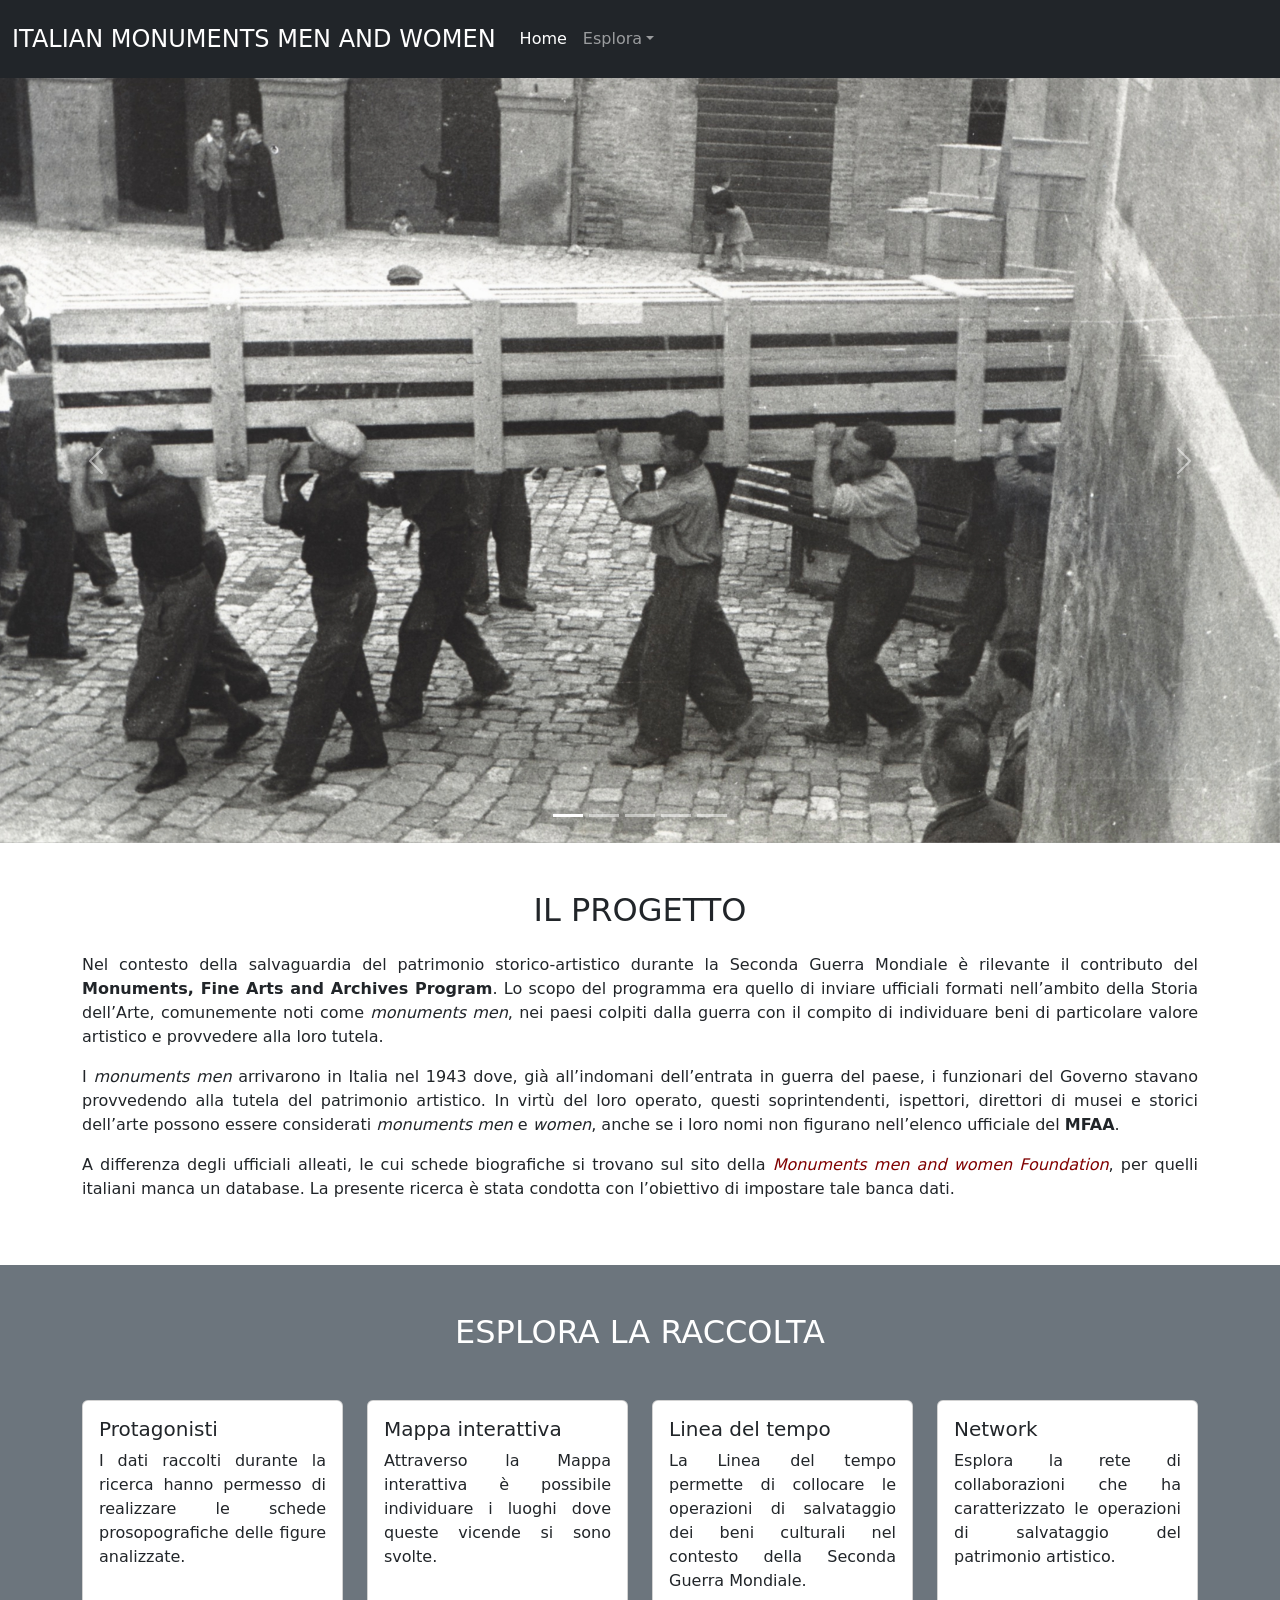
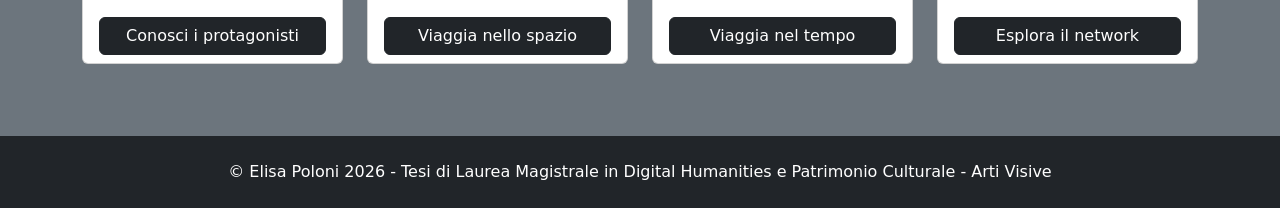
<file: index.html>
<!DOCTYPE html> <!--stringa di codice che dà una serie di informazioni utili al browser per aprire la pagina: dichiara il tipo di documento -->
<html lang = "it"> <!-- attributo lang per specificare la lingua della pagina -->
<head> <!-- contiene tutte le istruzioni necessarie al browser e ai motori di ricerca per capire cos'è la pagina e come deve apparire-->
	<title>Italian Monuments Men and Women</title>
	<meta charset="UTF-8" /> <!-- l'attributo charset specifica la codifica dei caratteri per il documento HTML -->
	<meta name="viewport" content="width=device-width, initial-scale=1.0" /> 
	<!-- tag Viewport: influisce sul modo in cui i contenuti vengono visualizzati sui dispositivi mobili. 
	Con width=device-width ci si assicura che la pagina venga ridimensionata per corrispondere alla larghezza dello schermo, che varierà anche a seconda del dispositivo dell'utente. 
	initial-scale=1.0 imposta il livello di zoom iniziale quando la pagina viene caricata per la prima volta dal browser -->
	<!--metadati DC-->
	<link rel="schema.DC" href="http://purl.org/dc/elements/1.1/"> <!-- dichiaro che sto usando i metadati Dublin Core: standard internazionale per la descrizione di risorse digitali e non digitali-->
	<META NAME="DC.Title" CONTENT="Italian Monuments Men and Women">
	<META NAME="DC.Creator" CONTENT="Poloni, Elisa">
	<META NAME="DC.Subject" CONTENT="Salvataggio">
	<META NAME="DC.Subject" CONTENT="http://purl.org/bncf/tid/8167"> <!--Beni culturali nel Nuovo Soggettario BNC-->
	<META NAME="DC.Subject" CONTENT="http://purl.org/bncf/tid/16826"> <!--Seconda Guerra Mondiale nel Nuovo Soggettario BNC-->
	<META NAME="DC.Description" CONTENT="Progetto realizzato per la tesi di laurea magistrale">
	<META NAME="DC.Publisher" CONTENT="GitHub">
	<META NAME="DC.Date" CONTENT="2026-10-12">
	<META NAME="DC.Type" CONTENT="Web App">
	<META NAME="DC.Format" CONTENT="HTML/CSS/JS">
	<META NAME="DC.Identifier" CONTENT="#">
	<META NAME="DC.Source" CONTENT="https://www.monumentsmenandwomenfnd.org/">
	<META NAME="DC.Language" CONTENT="Italiano">
	<META NAME="DC.Relation" CONTENT="https://www.monumentsmenandwomenfnd.org/">
	<META NAME="DC.Coverage" CONTENT="http://vocab.getty.edu/page/tgn/7004847"> <!--Bologna nel Getty Thesaurus of Geographic Names-->
	<META NAME="DC.Rights" content="This work is licensed under CC BY-NC-ND 4.0"> <!--BY: Credit must be given to you, the creator; NC: Only noncommercial use of your work is permitted. Noncommercial means not primarily intended for or directed towards commercial advantage or monetary compensation; ND: No derivatives or adaptations of your work are permitted.-->
	<!-- bootstrap css 5.3, è il framework che regola il layout della pagina, la disposizione dei contenuti, lo stile dei componenti e la responsività della pagina, cioè la capacità di adattarsi a diversi dispositivi e dimensioni dello schermo -->
	<link href="https://cdn.jsdelivr.net/npm/bootstrap@5.3.3/dist/css/bootstrap.min.css" rel="stylesheet" integrity="sha384-QWTKZyjpPEjISv5WaRU9OFeRpok6YctnYmDr5pNlyT2bRjXh0JMhjY6hW+ALEwIH" crossorigin="anonymous">	
	<!--css: file esterno che contiene le regole di stile per la pagina web, come colori, font, layout e altri aspetti visivi --> 
	<link rel=stylesheet href=style/style.css>
	<!--favicon: icona che appare nella barra del browser -->
	<link rel="shortcut icon" href="img/favicon.ico">
	<!--icone bootstrap: libreria di icone vettoriali che possono essere utilizzate nelle pagine web per migliorare l'aspetto visivo e l'usabilità -->
	<link rel="stylesheet" href="https://cdn.jsdelivr.net/npm/bootstrap-icons@1.11.3/font/bootstrap-icons.min.css">
</head>
<body>
	<header id="navbar-placeholder"> <!-- header = parte introduttiva della pagina che contiene titolo e barra di navigazione del sito-->
		<!-- la barra di navigazione è nella cartella components e viene richiamata con javascript perchè si ripete in tutte le pagine -->		
	</header>
	<main> <!-- main = contenuto principale della pagina, suddiviso per blocchi chiamati section -->
		<section> <!-- carosello -->
			<!-- carosello-img = id del carosello, carousel = classe di bootstrap che indica che si tratta di un carosello, 
			 slide = effetto di scorrimento delle immagini, data-bs-ride = indica che il carosello deve partire automaticamente -->			
			<div id="carosello-home" class="carousel slide" data-bs-ride="carousel">
			<!-- carousel-indicators = classe di bootstrap che indica che si tratta di indicatori del carosello, 
			 data-bs-target = indica a quale carosello si riferiscono gli indicatori, 
			 data-bs-slide-to = indica a quale immagine del carosello si riferisce l'indicatore, 
			 class="active" = indica che l'indicatore è attivo -->
			<div class="carousel-indicators">
				<button type="button" data-bs-target="#carosello-home" data-bs-slide-to="0" class="active"></button>
				<button type="button" data-bs-target="#carosello-home" data-bs-slide-to="1"></button>
				<button type="button" data-bs-target="#carosello-home" data-bs-slide-to="2"></button>
				<button type="button" data-bs-target="#carosello-home" data-bs-slide-to="3"></button>
				<button type="button" data-bs-target="#carosello-home" data-bs-slide-to="4"></button>
			</div>
			<!-- carousel-inner = classe di bootstrap che indica che si tratta del contenitore delle immagini del carosello, 
			 carousel-item = classe di bootstrap che indica che si tratta di un'immagine del carosello, 
			 active = indica che l'immagine è attiva, cioè visibile 
			 d-block = classe di bootstrap che indica che l'immagine deve essere visualizzata come blocco,
			 w-100 = classe di bootstrap che indica che l'immagine deve occupare il 100% della larghezza del contenitore,
			 img-carousel = classe personalizzata che indica il nome che ho dato alle immagini del carosello, 
			 alt = testo alternativo che descrive l'immagine -->
			<div class="carousel-inner">
				<div class="carousel-item active">
				<img src="img/trasporto.jpg" class="d-block w-100 img-carousel" alt="Trasporto delle opere d'arte dal Palazzo Ducale di Urbino">
				</div>
				<div class="carousel-item">
				<img src="img/camion2.jpg" class="d-block w-100 img-carousel" alt="Trasporto delle opere d'arte dal Museo Archeologico Regionale Antonio Salinas di Palermo">
				</div>
				<div class="carousel-item">
				<img src="img/soldati.jpg" class="d-block w-100 img-carousel" alt="Soldati statunitensi recuperano il Polittico dell'Agnello Mistico">
				</div>
				<div class="carousel-item">
				<img src="img/soldati2.jpg" class="d-block w-100 img-carousel" alt="Soldati statunitensi con il Giardino d'inverno di Manet">
				</div>
				<div class="carousel-item">
				<img src="img/soldati3.jpg" class="d-block w-100 img-carousel" alt="Soldati statunitensi con la Dama con Ermellino di Leonardo da Vinci">
				</div>
			</div>
			<!-- frecce dx sx -->
			<!-- carousel-control-prev = classe di bootstrap che indica che si tratta della freccia per andare all'immagine precedente,
			carousel-control-next = classe di bootstrap che indica che si tratta della freccia per andare all'immagine successiva,
			data-bs-target = indica a quale carosello si riferiscono le frecce,
			data-bs-slide = indica la direzione dello scorrimento -->
			<button class="carousel-control-prev" type="button" data-bs-target="#carosello-home" data-bs-slide="prev">
				<span class="carousel-control-prev-icon"></span>
			</button>
			<button class="carousel-control-next" type="button" data-bs-target="#carosello-home" data-bs-slide="next">
				<span class="carousel-control-next-icon"></span>
			</button>
			</div>
		</section>
		<!--progetto-->
		<section class="py-5"> <!-- py-5 = padding verticale di 5 unità, significa che ci sarà uno spazio verticale tra il contenuto della sezione e il bordo superiore e inferiore della sezione -->
			<div class="container"> <!-- container = classe di bootstrap che indica che si tratta di un contenitore con larghezza massima e margini automatici -->
					<h2 class="mb-4 text-center">IL PROGETTO</h2> <!-- h2 = titolo della sezione, mb-4 = margine inferiore di 4 unità, text-center = testo centrato -->
						<!-- p= paragrafo, style = attributo che permette di applicare uno stile direttamente all'elemento, text-align = proprietà CSS che permette di allineare il testo -->
						<p style="text-align:justify">Nel contesto della salvaguardia del patrimonio storico-artistico durante la Seconda Guerra 
						Mondiale è rilevante il contributo del <b>Monuments, Fine Arts and Archives Program</b>. Lo scopo 
						del programma era quello di inviare ufficiali formati nell’ambito della Storia dell’Arte, 
						comunemente noti come <em>monuments men</em>, nei paesi colpiti dalla guerra con il compito di individuare beni di particolare valore artistico e provvedere alla loro tutela.</p>
						<p style="text-align:justify">I <em>monuments men</em> arrivarono in Italia nel 1943 dove, già all’indomani dell’entrata in guerra 
						del paese, i funzionari del Governo stavano provvedendo alla tutela del patrimonio artistico. In 
						virtù del loro operato, questi soprintendenti, ispettori, direttori di musei e storici dell’arte 
						possono essere considerati <em>monuments men</em> e <em>women</em>, anche se i loro nomi non figurano 
						nell’elenco ufficiale del <b>MFAA</b>.</p>
						<!-- em = corsivo, b = grassetto-->
						<p style="text-align:justify">A differenza degli ufficiali alleati, le cui schede biografiche si trovano sul sito della 
						<em><a class="link" href="https://www.monumentsmenandwomenfnd.org/" target="_blank">Monuments men and women Foundation</a></em>, per quelli italiani manca un database. La presente ricerca è stata condotta con l’obiettivo di impostare tale banca dati.</p>
			</div>
		</section>
		<!--esplora la raccolta-->
		<!-- bg-secondary = classe bootstrap che indica il colore di sfondo della sezione, text-white = classe bootstrap che indica il colore del testo della sezione, py-5 = padding verticale di 5 unità -->
		<section class="bg-secondary text-white py-5">
			<div class="container">
				<h2 class="mb-5 text-center">ESPLORA LA RACCOLTA</h2>
					<!-- row = classe di bootstrap che indica che si tratta di una riga, g-4 = gap di 4 unità tra gli elementi della riga -->
					<div class="row g-4"> 
						<!-- col-12 = larghezza completa su dispositivi mobili, 
						col-sm-6 = larghezza su dispositivi small (metà), 
						col-lg-3 = larghezza su dispositivi large (un quarto), 
						mb-4 = margine inferiore di 4 unità -->
						<div class="col-12 col-sm-6 col-lg-3 mb-4">
							<!-- card = classe di bootstrap che indica che si tratta di una scheda, 
							 card-home = classe personalizzata che indica il nome che ho dato alle schede della sezione esplora la raccolta, 
							 h-100 = altezza al 100% del contenitore --> 
							<div class="card card-home h-100">
								<!-- card-body = classe di bootstrap che indica che si tratta del corpo della scheda, 
									 card-title = classe di bootstrap che indica che si tratta del titolo della scheda, 
									 card-text = classe di bootstrap che indica che si tratta del testo della scheda -->
								<div class="card-body">
									<h5 class="card-title">Protagonisti</h5>
									<p class="card-text" style="text-align:justify">I dati raccolti durante la ricerca hanno permesso di realizzare le schede prosopografiche delle figure analizzate.</p>
								</div>
								<!-- card-footer = classe di bootstrap che indica che si tratta del footer della scheda, 
									 bg-transparent = sfondo trasparente, 
									 border-0 = nessun bordo, 
									 text-center = testo centrato -->
								<div class="card-footer bg-transparent border-0 text-center">
									<!--btn = classe di bootstrap che indica che si tratta di un bottone, 
									 btn-dark = classe di bootstrap che indica il colore del bottone, 
									 text-white = classe di bootstrap che indica il colore del testo del bottone, 
									 w-100 = classe di bootstrap che indica la larghezza del bottone al 100% -->
									<a href="protagonisti.html" class="btn btn-dark text-white w-100">Conosci i protagonisti</a>
								</div>
							</div>
						</div>						
						<div class="col-12 col-sm-6 col-lg-3 mb-4">
							<div class="card card-home h-100">
								<div class="card-body">
									<h5 class="card-title">Mappa interattiva</h5>
									<p class="card-text" style="text-align:justify">Attraverso la Mappa interattiva è possibile individuare i luoghi dove queste vicende si sono svolte.</p>
								</div>
								<div class="card-footer bg-transparent border-0 text-center">
									<a href="mappa.html" class="btn btn-dark text-white w-100">Viaggia nello spazio</a>
								</div>
							</div>
						</div>
						<div class="col-12 col-sm-6 col-lg-3 mb-4">
							<div class="card card-home h-100">
								<div class="card-body">
									<h5 class="card-title">Linea del tempo</h5>
									<p class="card-text" style="text-align:justify">La Linea del tempo permette di collocare le operazioni di salvataggio dei beni culturali nel contesto della Seconda Guerra Mondiale.</p>
								</div>
								<div class="card-footer bg-transparent border-0 text-center">
									<a href="tempo.html" class="btn btn-dark text-white w-100">Viaggia nel tempo</a>
								</div>
							</div>
						</div>
						<div class="col-12 col-sm-6 col-lg-3 mb-4">
							<div class="card card-home h-100">
								<div class="card-body">
									<h5 class="card-title">Network</h5>
									<p class="card-text" style="text-align:justify">Esplora la rete di collaborazioni che ha caratterizzato le operazioni di salvataggio del patrimonio artistico.</p>
								</div>
								<div class="card-footer bg-transparent border-0 text-center">
									<a href="network.html" class="btn btn-dark text-white w-100">Esplora il network</a>
								</div>
							</div>
						</div>
					</div>
			</div>
		</section>
	</main>
	<!--footer-->
	<footer id="footer-placeholder"> <!--chiusura del sito-->
		<!--footer è nella cartella components e viene richiamato con javascript perchè si ripete in tutte le pagine-->
	</footer>
	<!--js-->
	<script src="js/main.js"></script> <!-- collegamento al file JavaScript principale -->
	<!--collegamento alla libreria di Bootstrap 5.3 per il funzionamento dei componenti interattivi come il carosello e la barra di navigazione -->
	<script src="https://cdn.jsdelivr.net/npm/bootstrap@5.3.3/dist/js/bootstrap.bundle.min.js" integrity="sha384-YvpcrYf0tY3lHB60NNkmXc5s9fDVZLESaAA55NDzOxhy9GkcIdslK1eN7N6jIeHz" crossorigin="anonymous"></script>
</body>
</html>
</file>
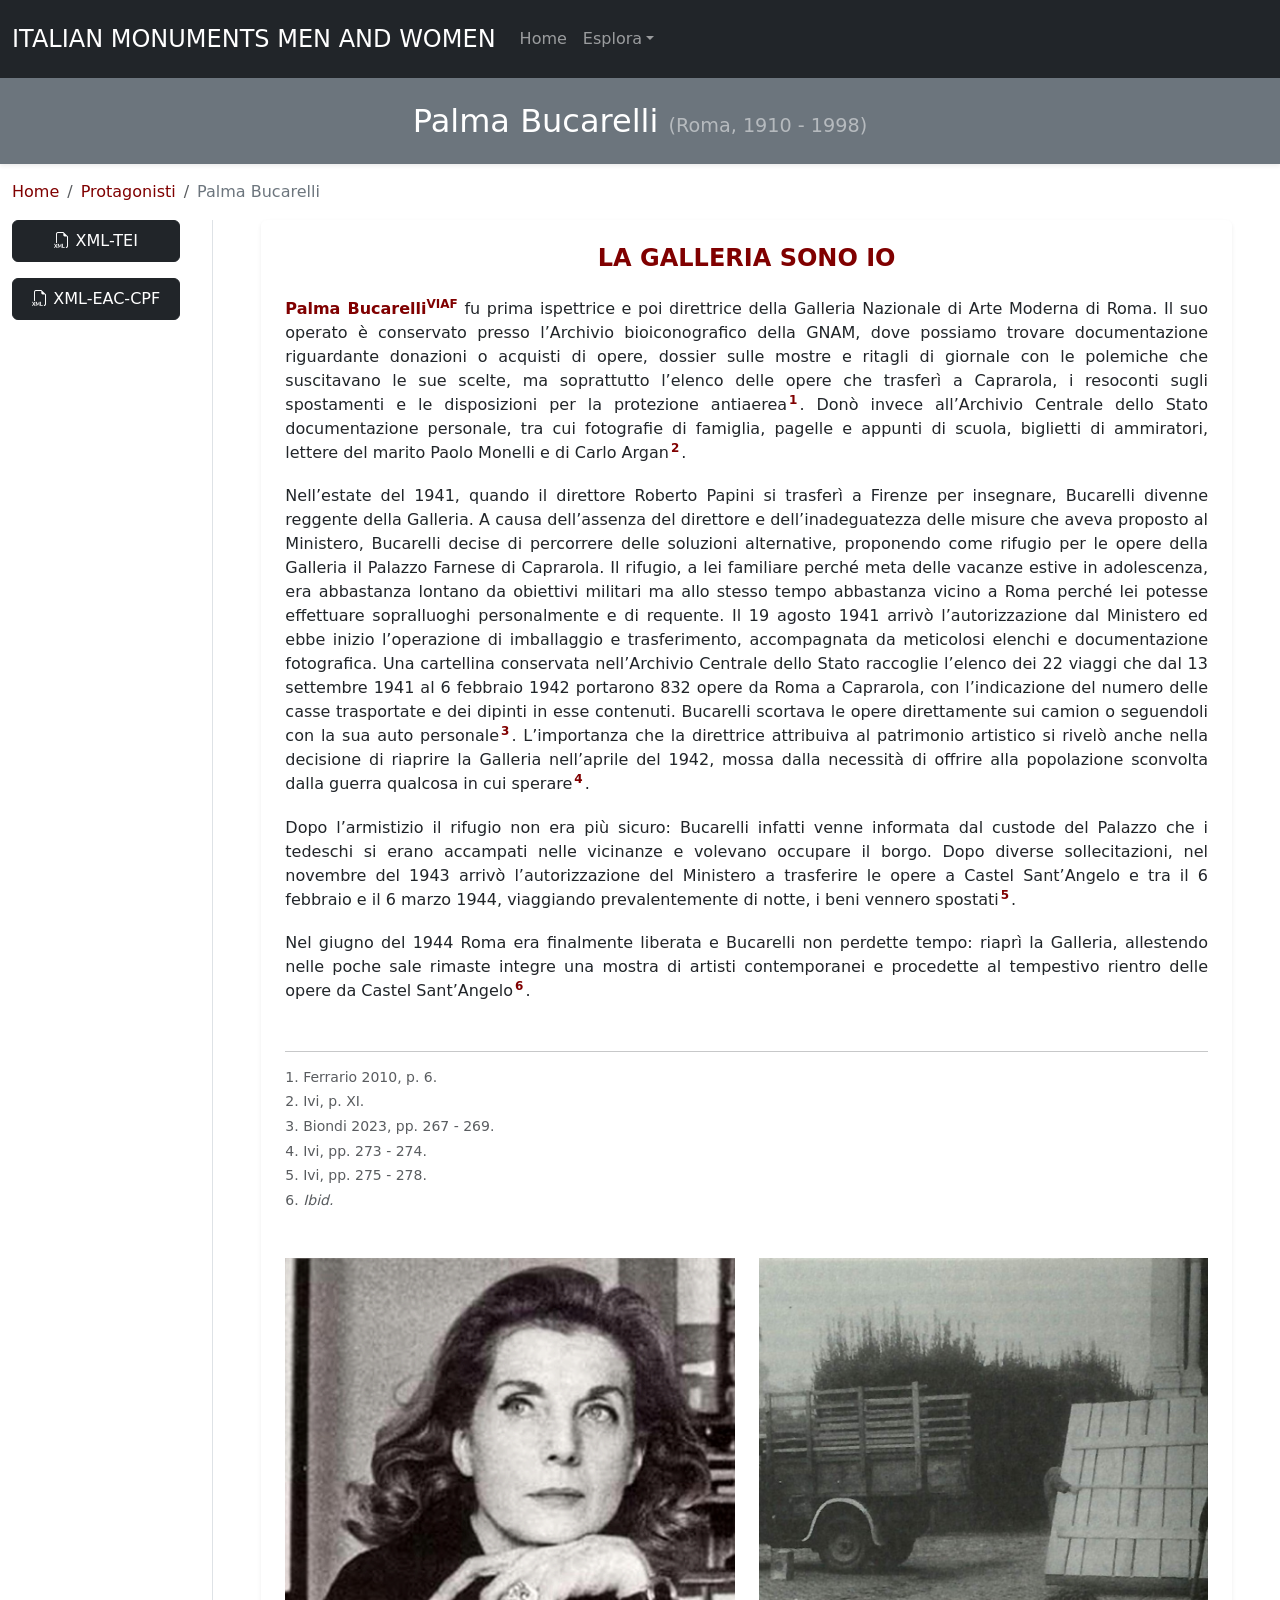
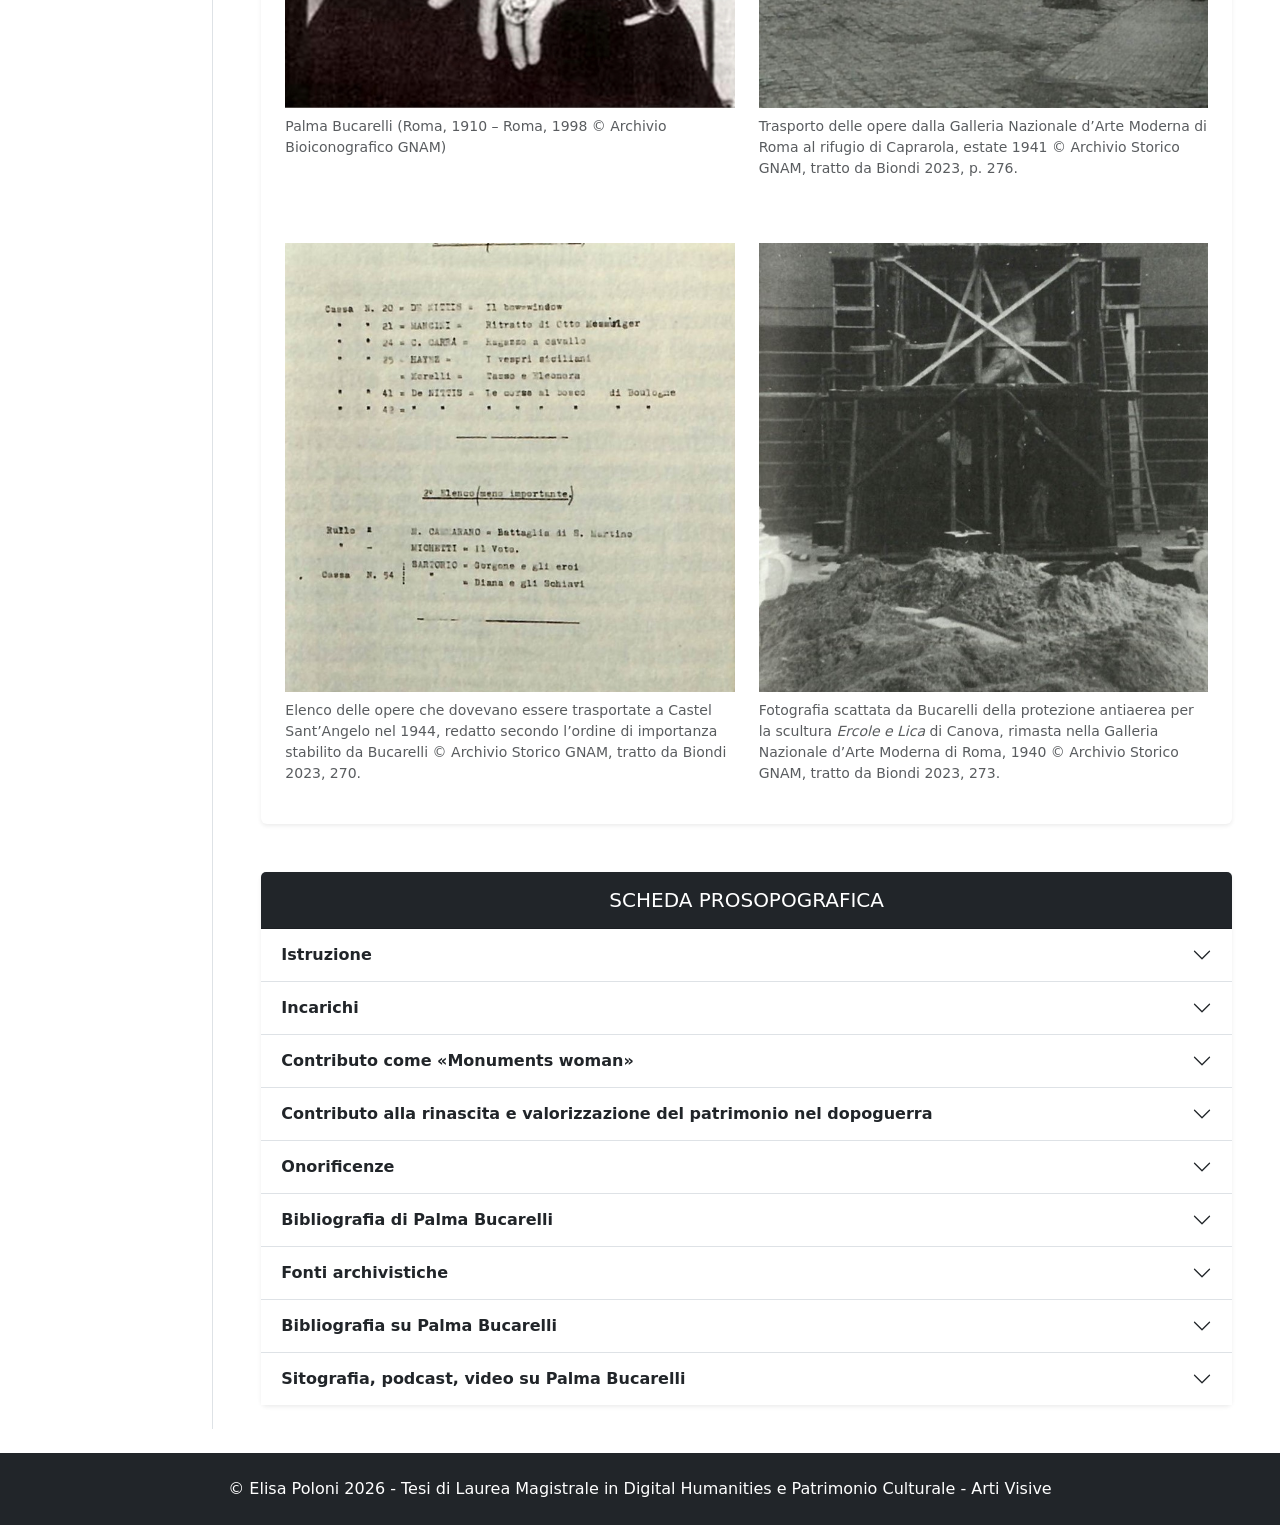
<file: bucarelli.html>
<!DOCTYPE html> <!--stringa di codice che dà una serie di informazioni utili al browser per restituirle all’utente. Dichiara il tipo di documento che stai presentando-->
<html lang=it>
<head>
	<title>Italian Monuments Men and Women</title>
	<meta charset="UTF-8" /> <!-- l'attributo charset specifica la codifica dei caratteri per il documento HTML -->
	<meta name="viewport" content="width=device-width, initial-scale=1.0" /> <!-- tag Viewport: influisce sul modo in cui i tuoi contenuti vengono visualizzati sui dispositivi mobili. Con width=device-width ci si assicura che la pagina venga ridimensionata per corrispondere alla larghezza dello schermo, che varierà anche a seconda del dispositivo dell'utente. initial-scale=1.0 imposta il livello di zoom iniziale quando la pagina viene caricata per la prima volta dal browser -->
	<!--metadati DC-->
	<link rel="schema.DC" href="http://purl.org/dc/elements/1.1/"> <!-- dichiaro che sto usando i metadati Dublin Core: standard internazionale per la descrizione di risorse digitali e non digitali-->
	<META NAME="DC.Title" CONTENT="Italian Monuments Men and Women">
	<META NAME="DC.Creator" CONTENT="Poloni, Elisa">
	<META NAME="DC.Subject" CONTENT="Salvataggio">
	<META NAME="DC.Subject" CONTENT="http://purl.org/bncf/tid/8167"> <!--Beni culturali nel Nuovo Soggettario BNC-->
	<META NAME="DC.Subject" CONTENT="http://purl.org/bncf/tid/16826"> <!--Seconda Guerra Mondiale nel Nuovo Soggettario BNC-->
	<META NAME="DC.Description" CONTENT="Progetto realizzato per la tesi di laurea magistrale">
	<META NAME="DC.Publisher" CONTENT="GitHub">
	<META NAME="DC.Date" CONTENT="2026-10-12">
	<META NAME="DC.Type" CONTENT="Web App">
	<META NAME="DC.Format" CONTENT="HTML/CSS/JS">
	<META NAME="DC.Identifier" CONTENT="#">
	<META NAME="DC.Source" CONTENT="https://www.monumentsmenandwomenfnd.org/">
	<META NAME="DC.Language" CONTENT="Italiano">
	<META NAME="DC.Relation" CONTENT="https://www.monumentsmenandwomenfnd.org/">
	<META NAME="DC.Coverage" CONTENT="http://vocab.getty.edu/page/tgn/7004847"> <!--Bologna nel Getty Thesaurus of Geographic Names-->
	<META NAME="DC.Rights" content="This work is licensed under CC BY-NC-ND 4.0"> <!--BY: Credit must be given to you, the creator; NC: Only noncommercial use of your work is permitted. Noncommercial means not primarily intended for or directed towards commercial advantage or monetary compensation; ND: No derivatives or adaptations of your work are permitted.-->
	<!--bootstrap 5.3-->
	<link href="https://cdn.jsdelivr.net/npm/bootstrap@5.3.3/dist/css/bootstrap.min.css" rel="stylesheet" integrity="sha384-QWTKZyjpPEjISv5WaRU9OFeRpok6YctnYmDr5pNlyT2bRjXh0JMhjY6hW+ALEwIH" crossorigin="anonymous">
	<!--icone bootstrap-->
	<link rel="stylesheet" href="https://cdn.jsdelivr.net/npm/bootstrap-icons@1.11.3/font/bootstrap-icons.min.css">	
	<!--css-->
	<link rel=stylesheet href=style/style.css>
	<!--favicon-->
	<link rel="shortcut icon" href="img/favicon.ico">
</head>
<body>
	<header id="navbar-placeholder"> <!-- è la parte introduttiva della pagina che contiene titolo e barra di navigazione del sito-->
		<!-- la barra di navigazione è nella cartella components e viene richiamata con javascript perchè si ripete in tutte le pagine -->		
	</header>
	<main>
		<section class="container-fluid bg-secondary text-white py-4 shadow-sm"> <!--titolo della pagina-->
			<div class="container">
				<h2 class="text-center m-0">Palma Bucarelli <span class="text-white-50" style="font-size: 1.2rem;"> (Roma, 1910 - 1998)
					</span></h2>
			</div>
		</section>
		<section>
			<div class="container-fluid mt-3">
				<nav aria-label="breadcrumb">
					<ol class="breadcrumb" id="breadcrumb-placeholder"></ol>
				</nav>

                <div class="row">
                <!-- colonna sx (file XML) -->
				<aside class="col-12 col-lg-2 sidebar-filtri mb-4">
					<div class="sticky-lg-top" style="top: 20px;">
						<a href="xml-tei/xml-tei-bucarelli.xml" target="_blank" class="btn btn-dark w-100 py-2 d-block mb-3">
							<i class="bi bi-filetype-xml"></i> XML-TEI
						</a>
						<a href="#" target="_blank" class="btn btn-dark w-100 d-block py-2">
							<i class="bi bi-filetype-xml"></i> XML-EAC-CPF
						</a>
					</div>
				</aside>
				<!--colonna dx-->
				<div class="col-12 col-lg-10 px-lg-5">
					<div class="card border-0 shadow-sm mb-5"> <!--aperta card: attività salvataggio-->
						<div class="card-body p-4"> <!--body della card attività salvataggio-->
							<h4 class="card-title mb-4 text-uppercase fw-bold text-center" style="color: #800000;">LA GALLERIA SONO IO</h4>
							<div class="card-text">
								<p class="card-text" style="text-align:justify">
									<b><a class="link" href="http://viaf.org/viaf/79129998" title="Identificativo VIAF di Bucarelli, Palma" target="_blank">Palma Bucarelli<sup>VIAF</sup></a></b> fu prima ispettrice e poi direttrice della Galleria Nazionale di Arte Moderna di Roma. Il suo operato è conservato presso l’Archivio bioiconografico della GNAM, dove possiamo trovare documentazione riguardante donazioni o acquisti di opere, dossier sulle mostre e ritagli di giornale con le polemiche che suscitavano le sue scelte, ma soprattutto l’elenco delle opere che trasferì a Caprarola, i resoconti sugli spostamenti e le disposizioni per la protezione antiaerea<sup><a href="#nota1" class="link-nota">1</a></sup>. Donò invece all’Archivio Centrale dello Stato documentazione personale, tra cui fotografie di famiglia, pagelle e appunti di scuola, biglietti di ammiratori, lettere del marito Paolo Monelli e di Carlo Argan<sup><a href="#nota2" class="link-nota">2</a></sup>.
								</p>
								<p class="card-text" style="text-align:justify">
									Nell’estate del 1941, quando il direttore Roberto Papini si trasferì a Firenze per insegnare, Bucarelli divenne reggente della Galleria. A causa dell’assenza del direttore e dell’inadeguatezza delle misure che aveva proposto al Ministero, Bucarelli decise di percorrere delle soluzioni alternative, proponendo come rifugio per le opere della Galleria il Palazzo Farnese di Caprarola. Il rifugio, a lei familiare perché meta delle vacanze estive in adolescenza, era abbastanza lontano da obiettivi militari ma allo stesso tempo abbastanza vicino a Roma perché lei potesse effettuare sopralluoghi personalmente e di requente. Il 19 agosto 1941 arrivò l’autorizzazione dal Ministero ed ebbe inizio l’operazione di imballaggio e trasferimento, accompagnata da meticolosi elenchi e documentazione fotografica. Una cartellina conservata nell’Archivio Centrale dello Stato raccoglie l’elenco dei 22 viaggi che dal 13 settembre 1941 al 6 febbraio 1942 portarono 832 opere da Roma a Caprarola, con l’indicazione del numero delle casse trasportate e dei dipinti in esse contenuti. Bucarelli scortava le opere direttamente sui camion o seguendoli con la sua auto personale<sup><a href="#nota3" class="link-nota">3</a></sup>. L’importanza che la direttrice attribuiva al patrimonio artistico si rivelò anche nella decisione di riaprire la Galleria nell’aprile del 1942, mossa dalla necessità di offrire alla popolazione sconvolta dalla guerra qualcosa in cui sperare<sup><a href="#nota4" class="link-nota">4</a></sup>. 
								</p>
								<p class="card-text" style="text-align:justify">
									Dopo l’armistizio il rifugio non era più sicuro: Bucarelli infatti venne informata dal custode del Palazzo che i tedeschi si erano accampati nelle vicinanze e volevano occupare il borgo. Dopo diverse sollecitazioni, nel novembre del 1943 arrivò l’autorizzazione del Ministero a trasferire le opere a Castel Sant’Angelo e tra il 6 febbraio e il 6 marzo 1944, viaggiando prevalentemente di notte, i beni vennero spostati<sup><a href="#nota5" class="link-nota">5</a></sup>.
								</p>
								<p class="card-text" style="text-align:justify">
									Nel giugno del 1944 Roma era finalmente liberata e Bucarelli non perdette tempo: riaprì la Galleria, allestendo nelle poche sale rimaste integre una mostra di artisti contemporanei e procedette al tempestivo rientro delle opere da Castel Sant’Angelo<sup><a href="#nota6" class="link-nota">6</a></sup>. 
								</p>
								<hr class="mt-5">
										<div class="sezione-note small text-muted">
											<p id="nota1">1. Ferrario 2010, p. 6.</p>
											<p id="nota2">2. Ivi, p. XI. </p>
											<p id="nota3">3. Biondi 2023, pp. 267 - 269.</p>
											<p id="nota4">4. Ivi, pp. 273 - 274.</p>
											<p id="nota5">5. Ivi, pp. 275 - 278.</p>
											<p id="nota6">6. <em>Ibid.</em></p>
										</div>	
							</div>

							<div class="row g-4 mt-4">
								<div class="col-md-6">
									<figure><img src="img/Bucarelli2.jpg" class="figure-img w-100 h-100 d-flex flex-column" alt="Bucarelli, Palma"><figcaption class="figure-caption"> Palma Bucarelli (Roma, 1910 – Roma, 1998 © Archivio Bioiconografico GNAM)</figcaption></figure>
								</div>
								<div class="col-md-6">
									<figure><img src="img/camion.jpeg" class="figure-img w-100 h-100 d-flex flex-column" alt="Trasporto opere"><figcaption class="figure-caption"> Trasporto delle opere dalla Galleria Nazionale d’Arte Moderna di Roma al rifugio di Caprarola, estate 1941 © Archivio Storico GNAM, tratto da Biondi 2023, p. 276.</figcaption></figure>
								</div>
							</div>
							<div class="row g-4 mt-4">
								<div class="col-md-6">
									<figure><img src="img/casseB.jpeg" class="figure-img w-100 h-100 d-flex flex-column" alt="Elenco opere"><figcaption class="figure-caption">Elenco delle opere che dovevano essere trasportate a Castel Sant’Angelo nel 1944, redatto secondo l’ordine di importanza stabilito da Bucarelli © Archivio Storico GNAM, tratto da Biondi 2023, 270.</figcaption></figure>
								</div>
								<div class="col-md-6">
									<figure><img src="img/canova.jpg" class="figure-img w-100 h-100 d-flex flex-column" alt="Protezione antiaerea per la scultura Ercole e Lica"><figcaption class="figure-caption">Fotografia scattata da Bucarelli della protezione antiaerea per la scultura <em>Ercole e Lica</em> di Canova, rimasta nella Galleria Nazionale d’Arte Moderna di Roma, 1940 © Archivio Storico GNAM, tratto da Biondi 2023, 273.</figcaption></figure>
								</div>
							</div> <!--chiusa row immagini-->
						</div> <!--chiusa card-body-->
					</div> <!--chiusa card: operazione salvataggio-->

					<div class="card border-0 shadow-sm mb-5">
							<div class="card-header bg-dark text-white p-3">
								<h4 class="m-0 h5 text-uppercase" style="text-align: center;">Scheda prosopografica</h4>
							</div>
							<div class="card-body p-0">
								<div class="accordion accordion-flush" id="accordionProtagonista"> <!--aperto accordion-->
									<!--Accordion 1 - Istruzione-->
									<div class="accordion-item">
										<h2 class="accordion-header">
										<button class="accordion-button collapsed fw-bold" type="button" data-bs-toggle="collapse" data-bs-target="#istruzione">
											Istruzione
										</button>
										</h2>
										<div id="istruzione" class="accordion-collapse collapse" data-bs-parent="#accordionProtagonista">
											<div class="accordion-body">
												<p>Frequentò il liceo classico e successivamente si laureò in Lettere presso l’Università di Roma nel 1931. Approfondì gli studi con un Corso di perfezionamento.</p>
											</div>
										</div>
									</div>
									<!--Accordion 2 - Incarichi-->
									<div class="accordion-item">
										<h2 class="accordion-header">
										<button class="accordion-button collapsed fw-bold" type="button" data-bs-toggle="collapse" data-bs-target="#incarichi">
											Incarichi
										</button>
										</h2>
										<div id="incarichi" class="accordion-collapse collapse" data-bs-parent="#accordionProtagonista">
											<div class="accordion-body">
												<p>Nel 1931 fu designata ispettrice presso la Galleria Borghese, nel 1936 presso la Soprintendenza alle Gallerie di Napoli e nel 1939 presso la Galleria Nazionale di Arte Moderna di Roma. Nel 1942 divenne direttrice della GNAM.</p>
											</div>
										</div>
									</div>
									<!--Accordion 3 - Monuments man-->
									<div class="accordion-item">
										<h2 class="accordion-header">
										<button class="accordion-button collapsed fw-bold" type="button" data-bs-toggle="collapse" data-bs-target="#guerra">
											Contributo come «Monuments woman»
										</button>
										</h2>
										<div id="guerra" class="accordion-collapse collapse" data-bs-parent="#accordionProtagonista">
											<div class="accordion-body">
												<p>Durante la guerra, si occupò di tutelare il patrimonio artistico di sua competenza. Individuò nel Palazzo Farnese di Caprarola un rifugio sicuro e si occupò del trasferimento di 832 opere dal 13 settembre 1941 al 6 febbraio 1942. Dopo l’8 settembre 1943, con l’aggravarsi della situazione, organizzò il trasferimento delle opere a Castel Sant’Angelo.</p> 
											</div>
										</div>
									</div>
									<!--Accordion 4 - Dopoguerra-->
									<div class="accordion-item">
										<h2 class="accordion-header">
										<button class="accordion-button collapsed fw-bold" type="button" data-bs-toggle="collapse" data-bs-target="#dopoguerra">
											Contributo alla rinascita e valorizzazione del patrimonio nel dopoguerra
										</button>
										</h2>
										<div id="dopoguerra" class="accordion-collapse collapse" data-bs-parent="#accordionProtagonista">
											<div class="accordion-body">
												<p>La Galleria riaprì al pubblico nel dicembre del 1944 con una mostra dedicata all’arte contemporanea e alla conclusione del conflitto ottenne lo statuto di Soprintendenza Speciale all’Arte Contemporanea. Grazie al lavoro di B., tra il 1945 e il 1960 la GNAM si affermò come nucleo di elaborazione culturale, riflessione critica e produzione artistica. Tra gli anni ’50 e ‘60 B. portò a Roma l’astrattismo, l’informale e le più importanti correnti internazionali. Organizzò mostre e procurò alla Galleria opere di artisti come Pollock, Picasso, Kandinskij, Mondrian, Foutrier, Modigliani, Rothko. In Italia sostenne gli artisti delle avanguardie che operavano in quel periodo, tra i quali Manzoni e Burri: proprio a causa della scelta di esporre opere di questi artisti dovette affrontare due interrogazioni parlamentari.</p>
											</div>
										</div>
									</div>
									<!--Accordion 5 - Onorificenze-->
									<div class="accordion-item">
										<h2 class="accordion-header">
										<button class="accordion-button collapsed fw-bold" type="button" data-bs-toggle="collapse" data-bs-target="#onorificenze">
											Onorificenze
										</button>
										</h2>
										<div id="onorificenze" class="accordion-collapse collapse" data-bs-parent="#accordionProtagonista">
											<div class="accordion-body">
												<p>Accademico Cultore di San Luca; Legione d’Onore; Grand’Ufficiale dell’Ordine al Merito della Repubblica.</p>
											</div>
										</div>
									</div>
									<!--Accordion 6 - Bibliografia DI-->
									<div class="accordion-item">
										<h2 class="accordion-header">
										<button class="accordion-button collapsed fw-bold" type="button" data-bs-toggle="collapse" data-bs-target="#biblioDi">
											Bibliografia di Palma Bucarelli
										</button>
										</h2>
										<div id="biblioDi" class="accordion-collapse collapse" data-bs-parent="#accordionProtagonista">
											<div class="accordion-body">
												<p>Palma Bucarelli <em>ad vocem</em> in DBSSA 2007 pp. 128 – 130.</p>
												<p><b>2010</b>, Palma Bucarelli, <em>Cronache indipendenti: arte a Roma fra 1945 e 1946</em>, a cura di Lorenzo Cantatore, De Luca Editori d’Arte, Roma.</p>
											</div>
										</div>
									</div>
									<!--Accordion 7 - Fonti archivistiche-->
									<div class="accordion-item">
										<h2 class="accordion-header">
										<button class="accordion-button collapsed fw-bold" type="button" data-bs-toggle="collapse" data-bs-target="#archivio">
											Fonti archivistiche
										</button>
										</h2>
										<div id="archivio" class="accordion-collapse collapse" data-bs-parent="#accordionProtagonista">
											<div class="accordion-body">
												<p>Roma, Archivio Centrale dello Stato. Roma, Soprintendenza alla Galleria Nazionale d’Arte Moderna, Archivio bioiconografico.</p> 
											</div>
										</div>
									</div>
									<!--Accordion 8 - Bibliografia SU-->
									<div class="accordion-item">
										<h2 class="accordion-header">
										<button class="accordion-button collapsed fw-bold" type="button" data-bs-toggle="collapse" data-bs-target="#biblioSu">
											Bibliografia su Palma Bucarelli
										</button>
										</h2>
										<div id="biblioSu" class="accordion-collapse collapse" data-bs-parent="#accordionProtagonista">
											<div class="accordion-body">
												<p><b>2007</b>, Maura Picciau, <em>Palma Bucarelli</em>, in <em>Dizionario biografico dei Soprintendenti Storici dell’Arte (1904-1974)</em>, Bononia University Press, Bologna, pp. 124 – 130;  <b>2009</b>, Mariastella Margozzi, «Una traccia indelebile: il contemporaneo di Palma Bucarelli», <em>Art e dossier</em>, vol. 24, n. 258, pp. 30 – 35; <b>2009</b>, Mariastella Margozzi (a cura di), <em>Palma Bucarelli. Il museo come avanguardia</em>, catalogo della mostra (Roma, Galleria Nazionale d’Arte Moderna, 26 giugno – 1 novembre 2009), Electa, Milano; <b>2011</b>, Lorenzo Cantatore, <em>Palma Bucarelli: Immagini di una vita</em>, Palombi, Roma; <b>2010</b>, Rachele Ferrario, <em>Regina di quadri. Vita e passioni di Palma Bucarelli</em>, Mondadori, Milano; <b>2011</b>, Lorenzo Cantatore, Giuliana Zagra (a cura di), <em>Palma Bucarelli a cento anni dalla nascita</em> (atti della giornata di studi, Roma, Biblioteca Nazionale Centrale, 25 novembre 2010), BNCR, Roma; <b>2011</b>, Lorenzo Cantatore, <em>Galmoderna, Belle Arti 139. La casa di Palma Bucarelli nella Galleria Nazionale d'Arte Moderna</em>, in Stefania Frezzotti, Patrizia Rosazza Ferraris (a cura di), <em>La Galleria Nazionale d'Arte Moderna. Cronache e storia 1911-2011</em>, Palombi Editori, Roma, pp. 182 – 197; <b>2011</b>, Emanuela Colantonio, <em>Il primo riordinamento delle collezioni Ottocento nel 1948: polemiche e punti di vista</em>, in Stefania Frezzotti, Patrizia Rosazza-Ferraris (a cura di) <em>La Galleria Nazionale d'Arte Moderna. Cronache e storia 1911-2011</em>, Palombi Editori, Roma, pp. 153 – 167; <b>2011</b>, Mariastella Margozzi, <em>Tra poetiche figurative e ricerche astratto-informali: la scelta di Palma Bucarelli per la Galleria nazionale d’arte moderna</em>, in Stefania Frezzotti, Patrizia Rosazza-Ferraris (a cura di) <em>La Galleria Nazionale d'Arte Moderna. Cronache e storia 1911-2011</em>, Palombi Editori, Roma, pp. 169 – 181; <b>2012</b>, Arianna Marullo, «The most beautiful museum director in the world: appunti per una biografia di Palma Bucarelli», <em>I beni culturali</em>, vol. 20, n. 3, pp. 28 – 32; <b>2014</b>, Mariastella Margozzi, <em>Alberto Giacometti e Palma Bucarelli: figure in solitudine che giocano alla palla</em>, in Anna Coliva e Christian Klemm (a cura di), <em>Giacometti: la scultura</em>, catalogo della mostra (Roma, Galleria Borghese, 5 febbraio – 25 maggio 2014), Skira, Milano, pp. 49 – 61; <b>2018</b>, Moira Chiavarini, Angela Madesani, «La grammatica della pittura: tra esposizioni e ricostruzioni», <em>Arte e critica</em>, a. 25, n. 90, pp. 90 – 93; <b>2018</b>, Claudia Palma, <em>Gli archivi della Galleria Nazionale d’Arte Moderna: una storia che continua</em>, in Alessandra Donati, Rachele Ferrario, Silvia Simoncelli (a cura di), <em>Artists’ archives and estates: cultural memory between law and market</em>, Edizioni scientifiche italiane, Napoli, pp. 83 – 87; <b>2018</b>, Simone Zacchini, «"Le courage des Positions Extrêmes": Palma Bucarelli e l’avanguardia romana alla Biennale di Parigi del 1969», <em>Rivista di psicologia dell’arte</em>, Nuova Serie, a. 39, n. 29, pp. 5 – 16; <b>2019</b>, Laura Leuzzi, «Edimburgo - Roma 1967, connessioni italo-scozzesi sulle tracce della mostra "Contemporary Italian Art" alla Richmond Demarco Gallery», <em>Storia dell’arte</em>, Nuova serie 1/2, n. 151 – 152, pp. 204 – 215; <b>2021</b>, Flavia Frigeri, <em>All that Jazz: Rome’s Galleria Nazionale d’Arte Moderna and the rise of abstraction in postwar Italy</em>, in Flavia Frigeri, Kristian Handberg (eds.), <em>New histories of art in the global postwar era</em>, Routledge, Londra, pp. 232 – 243; <b>2021</b>, Irene Quarantini, Ernesto Damiani, «Arte Italiana Contemporanea 1955. Filologia di una mostra itinerante», <em>Saggi e memorie di storia dell'arte</em>, Istituto di Storia dell'Arte, Firenze, vol. 45, pp. 166 – 201; <b>2022</b>, Mariastella Margozzi, <em>Palma Bucarelli: 1961, viaggio in America</em>, De Luca Editori d’Arte, Roma; <b>2023</b>, Antonietta Biondi, <em>Palma Bucarelli: una partigiana dell’arte</em>, in Luigi Gallo, Raffaella Morselli (a cura di), <em>Arte liberata. Capolavori salvati dalla guerra 1937-1947</em>, catalogo della mostra (Roma, Scuderie del Quirinale, 16 dicembre 2022 – 10 aprile 2023), Electa, Milano, pp. 266 – 279.</p>
											</div>
										</div>
									</div>
									<!--Accordion 9 - Sitografia-->
									<div class="accordion-item">
										<h2 class="accordion-header">
										<button class="accordion-button collapsed fw-bold" type="button" data-bs-toggle="collapse" data-bs-target="#sitografia">
											Sitografia, podcast, video su Palma Bucarelli
										</button>
										</h2>
										<div id="sitografia" class="accordion-collapse collapse" data-bs-parent="#accordionProtagonista">
											<div class="accordion-body">
												<p>Chora Media, <em>Paladine. <a class="link" href="https://italia-podcast.it/podcast/paladine/puntata-4-palma-bucarelli#google_vignette" target="_blank">Puntata 4: Palma Bucarelli</a></em></p>
												<p>RaiPlay, <em>Illuminate. Protagoniste del nostro tempo. <a class="link" href="https://www.raiplay.it/video/2018/09/Illuminate---Palma-Bucarelli-acd0109f-17e1-4ac0-9604-95ef9046aeb0.html" target="_blank"> Episodio 4: Palma Bucarelli</a></em></p> 
												<p>RaiPlaySound, <em>Italiane. <a class="link" href="https://www.raiplaysound.it/audio/2022/05/RPS-Italiane-Ep93-Palma-Bucarelli-bf11e9a0-1543-47c7-856f-bc358e179370.html" target="_blank">Episodio 93: Palma Bucarelli</a></em></p>
											</div>
										</div>
									</div>
								</div><!--chiuso accordion-->					
							</div> <!--chiuso card body-->					
					</div> <!--chiusa div card-->				
				</div> <!--chiusa colonna dx-->
				</div> <!--chiusa row-->
			</div> <!--chiuso container-fluid-->
		</section>
	</main>	
	<footer id="footer-placeholder"> <!--chiusura del sito-->
		<!--footer è nella cartella components e viene richiamato con javascript perchè si ripete in tutte le pagine-->
	</footer>
	<!--js-->
	<script src="js/main.js"></script> <!-- collegamento al file JavaScript principale -->
	<!--bootstrap script-->
	<script src="https://cdn.jsdelivr.net/npm/bootstrap@5.3.3/dist/js/bootstrap.bundle.min.js" integrity="sha384-YvpcrYf0tY3lHB60NNkmXc5s9fDVZLESaAA55NDzOxhy9GkcIdslK1eN7N6jIeHz" crossorigin="anonymous"></script>
</body>
</html>
</file>
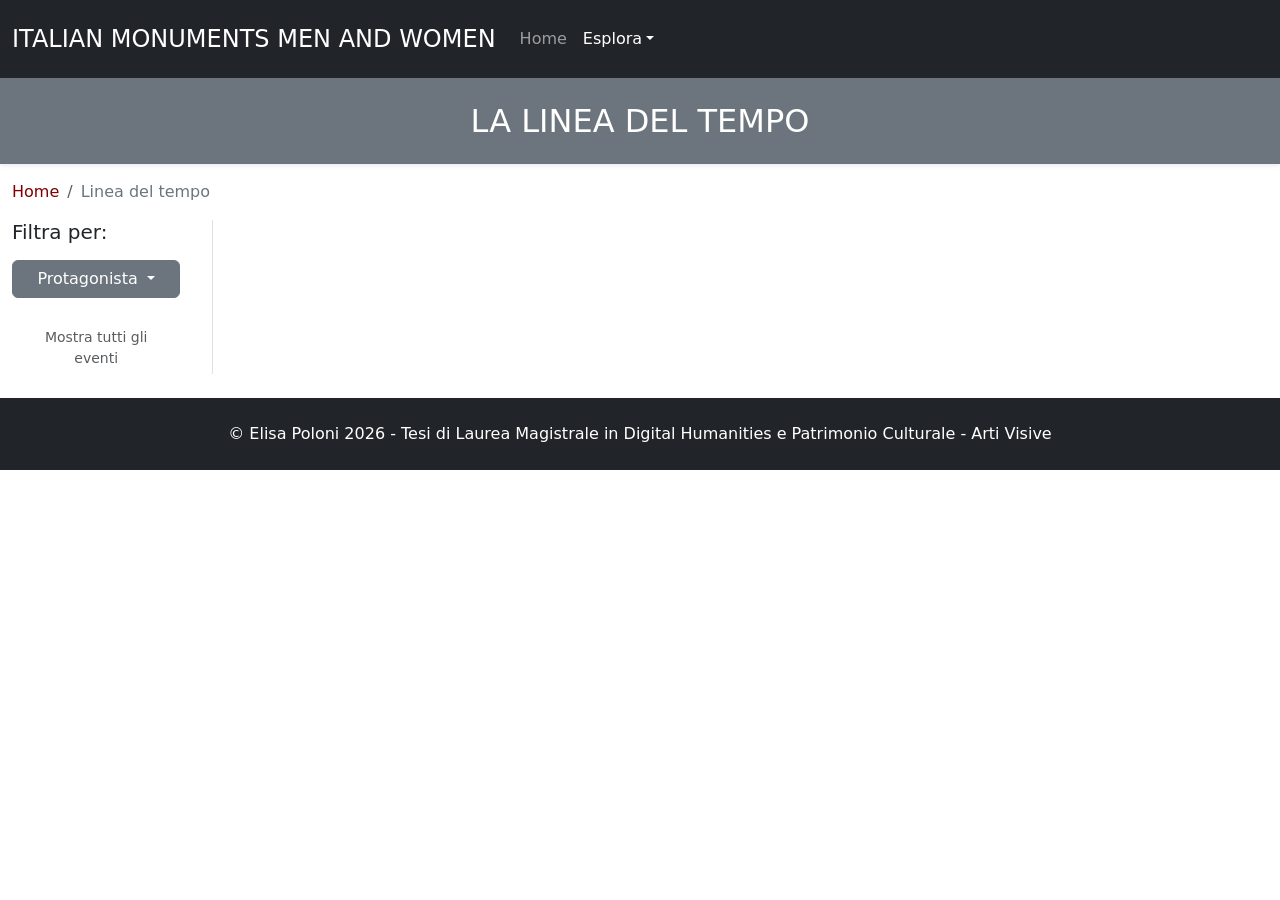
<file: tempo.html>
<!DOCTYPE html> <!--stringa di codice che dà una serie di informazioni utili al browser per restituirle all’utente. Dichiara il tipo di documento che stai presentando-->
<html lang=it>
<head>
	<title>Italian Monuments Men and Women</title>
	<meta charset="UTF-8" /> <!-- l'attributo charset specifica la codifica dei caratteri per il documento HTML -->
	<meta name="viewport" content="width=device-width, initial-scale=1.0" /> <!-- tag Viewport: influisce sul modo in cui i tuoi contenuti vengono visualizzati sui dispositivi mobili. Con width=device-width ci si assicura che la pagina venga ridimensionata per corrispondere alla larghezza dello schermo, che varierà anche a seconda del dispositivo dell'utente. initial-scale=1.0 imposta il livello di zoom iniziale quando la pagina viene caricata per la prima volta dal browser -->
	<!--metadati DC-->
	<link rel="schema.DC" href="http://purl.org/dc/elements/1.1/"> <!-- dichiaro che sto usando i metadati Dublin Core: standard internazionale per la descrizione di risorse digitali e non digitali-->
	<META NAME="DC.Title" CONTENT="Italian Monuments Men and Women">
	<META NAME="DC.Creator" CONTENT="Poloni, Elisa">
	<META NAME="DC.Subject" CONTENT="Salvataggio">
	<META NAME="DC.Subject" CONTENT="http://purl.org/bncf/tid/8167"> <!--Beni culturali nel Nuovo Soggettario BNC-->
	<META NAME="DC.Subject" CONTENT="http://purl.org/bncf/tid/16826"> <!--Seconda Guerra Mondiale nel Nuovo Soggettario BNC-->
	<META NAME="DC.Description" CONTENT="Progetto realizzato per la tesi di laurea magistrale">
	<META NAME="DC.Publisher" CONTENT="GitHub">
	<META NAME="DC.Date" CONTENT="2026-10-12">
	<META NAME="DC.Type" CONTENT="Web App">
	<META NAME="DC.Format" CONTENT="HTML/CSS/JS">
	<META NAME="DC.Identifier" CONTENT="#">
	<META NAME="DC.Source" CONTENT="https://www.monumentsmenandwomenfnd.org/">
	<META NAME="DC.Language" CONTENT="Italiano">
	<META NAME="DC.Relation" CONTENT="https://www.monumentsmenandwomenfnd.org/">
	<META NAME="DC.Coverage" CONTENT="http://vocab.getty.edu/page/tgn/7004847"> <!--Bologna nel Getty Thesaurus of Geographic Names-->
	<META NAME="DC.Rights" content="This work is licensed under CC BY-NC-ND 4.0"> <!--BY: Credit must be given to you, the creator; NC: Only noncommercial use of your work is permitted. Noncommercial means not primarily intended for or directed towards commercial advantage or monetary compensation; ND: No derivatives or adaptations of your work are permitted.-->
	<!--bootstrap 5.3-->
	<link href="https://cdn.jsdelivr.net/npm/bootstrap@5.3.3/dist/css/bootstrap.min.css" rel="stylesheet" integrity="sha384-QWTKZyjpPEjISv5WaRU9OFeRpok6YctnYmDr5pNlyT2bRjXh0JMhjY6hW+ALEwIH" crossorigin="anonymous">	
	<!--css-->
	<link rel=stylesheet href=style/style.css>
	<!--favicon-->
	<link rel="shortcut icon" href="img/favicon.ico">
	<!--icone bootstrap-->
	<link rel="stylesheet" href="https://cdn.jsdelivr.net/npm/bootstrap-icons@1.11.3/font/bootstrap-icons.min.css">
<body>
	<header id="navbar-placeholder">
		<!--barra di navigazione-->		
	</header>
	<main>
		<section class="container-fluid bg-secondary text-white py-4 shadow-sm">
        	<h2 class="page-title text-center m-0">LA LINEA DEL TEMPO</h2>
    	</section>
		<section>
			<div class="container-fluid mt-3">
				<!--breadcrumbs-->
				<nav aria-label="breadcrumb">
            		<ol class="breadcrumb" id="breadcrumb-placeholder"></ol>
        		</nav>	        	
				<div class="row">
					<!--colonna sx-->
					<!-- col-12 su mobile (sopra), col-lg-2 su desktop (sx) -->
            		<aside class="col-12 col-lg-2 sidebar-filtri mb-4">
                		<div class="sticky-lg-top" style="top: 20px;">
                        	<h5 class="mb-3">Filtra per:</h5>
                          		<div class="dropdown mb-3">
							  		<button class="btn btn-secondary dropdown-toggle w-100 text-center" type="button" data-bs-toggle="dropdown">
                            			Protagonista
                        			</button>
                        			<ul class="dropdown-menu w-100 p-2" id="filtro-protagonista"></ul>
								</div>
								<!-- reset -->
                    			<button class="btn btn-link btn-sm text-decoration-none text-muted w-100 mt-2" id="btn-reset">
                        			Mostra tutti gli eventi
                    			</button>
                		</div>
					</aside>
					<!--colonna dx-->
					<div class="col-12 col-lg-10">
						<div id="timeline" class="card border-0 shadow-sm mb-4"></div>
					</div>
				</div> <!--chiusa row-->
			</div> <!--chiuso container-fluid-->
		</section>
	</main>
	<!--footer-->
	<footer id="footer-placeholder"> <!--chiusura del sito-->
		<!--footer è nella cartella components e viene richiamato con javascript perchè si ripete in tutte le pagine-->
	</footer>
	<script src="js/main.js"></script>
	<script src="https://cdn.jsdelivr.net/npm/bootstrap@5.3.3/dist/js/bootstrap.bundle.min.js" integrity="sha384-YvpcrYf0tY3lHB60NNkmXc5s9fDVZLESaAA55NDzOxhy9GkcIdslK1eN7N6jIeHz" crossorigin="anonymous"></script>	
</body>
</html>
</file>
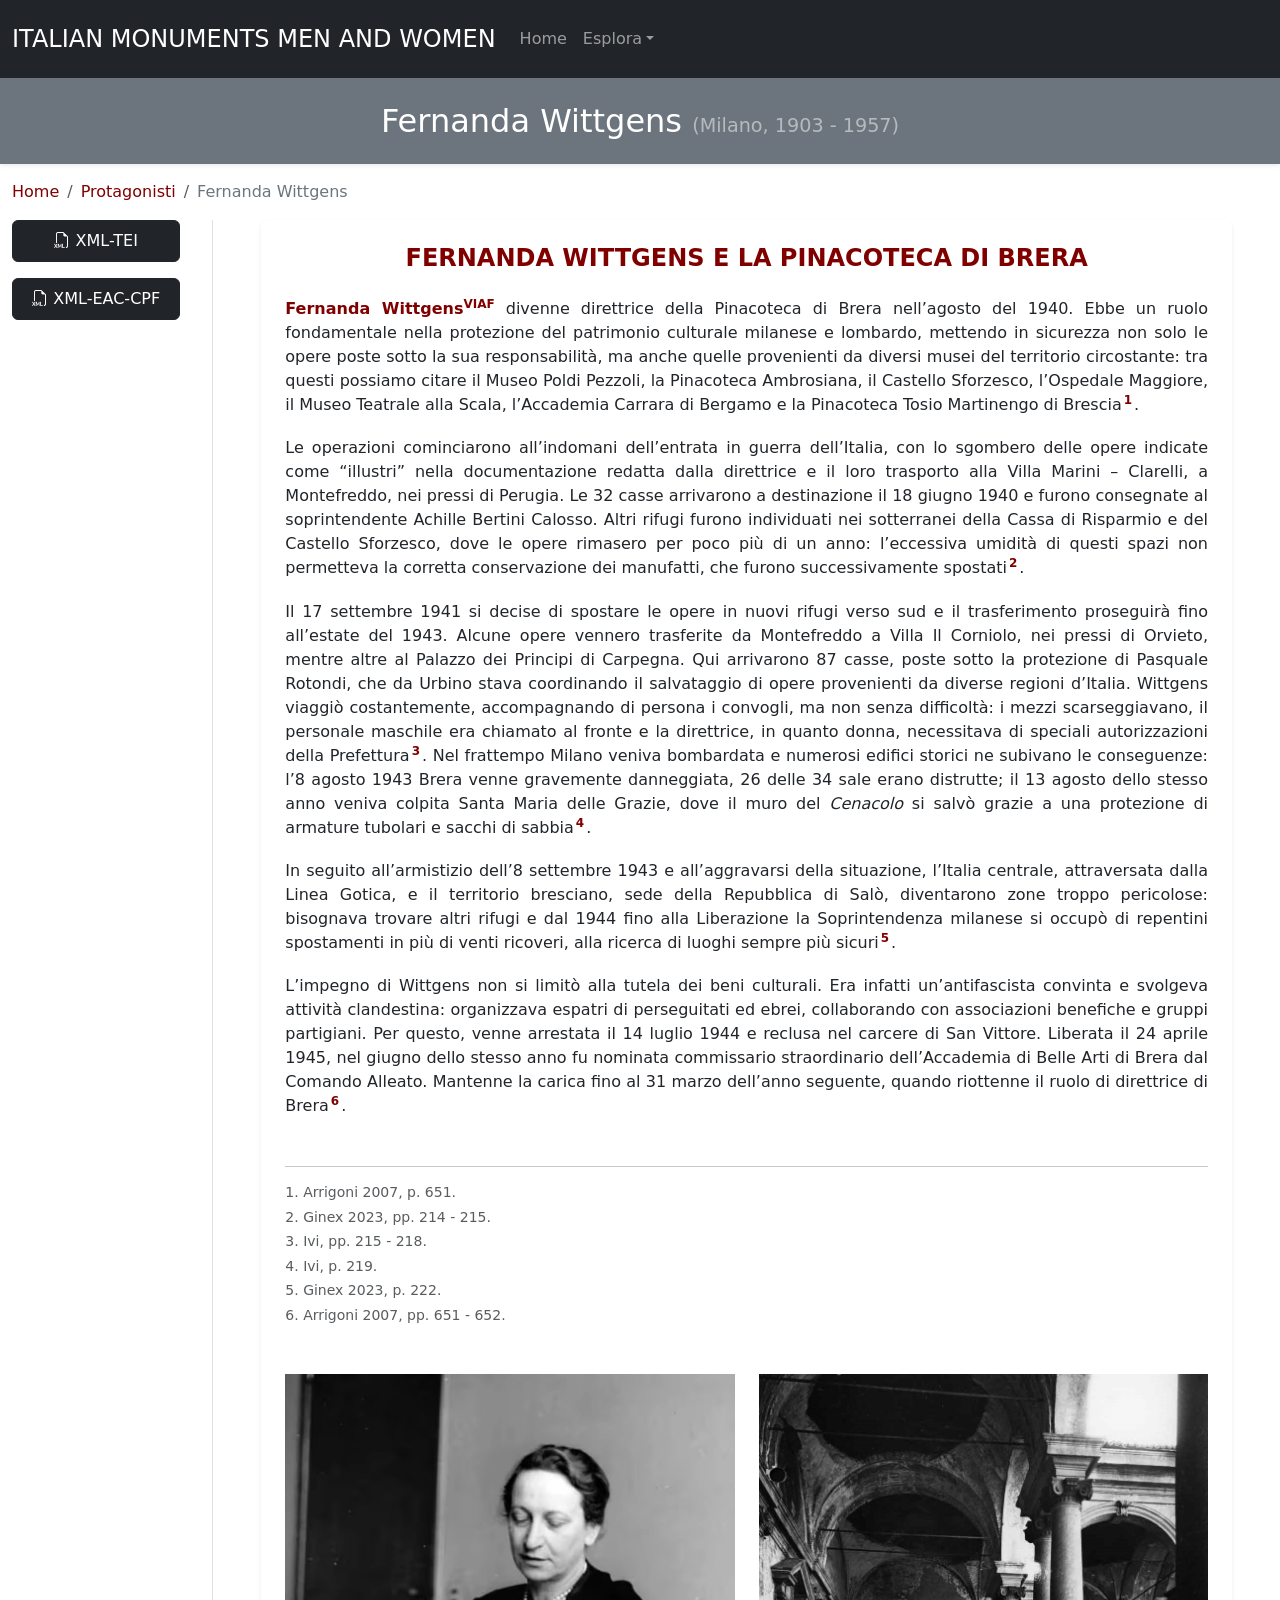
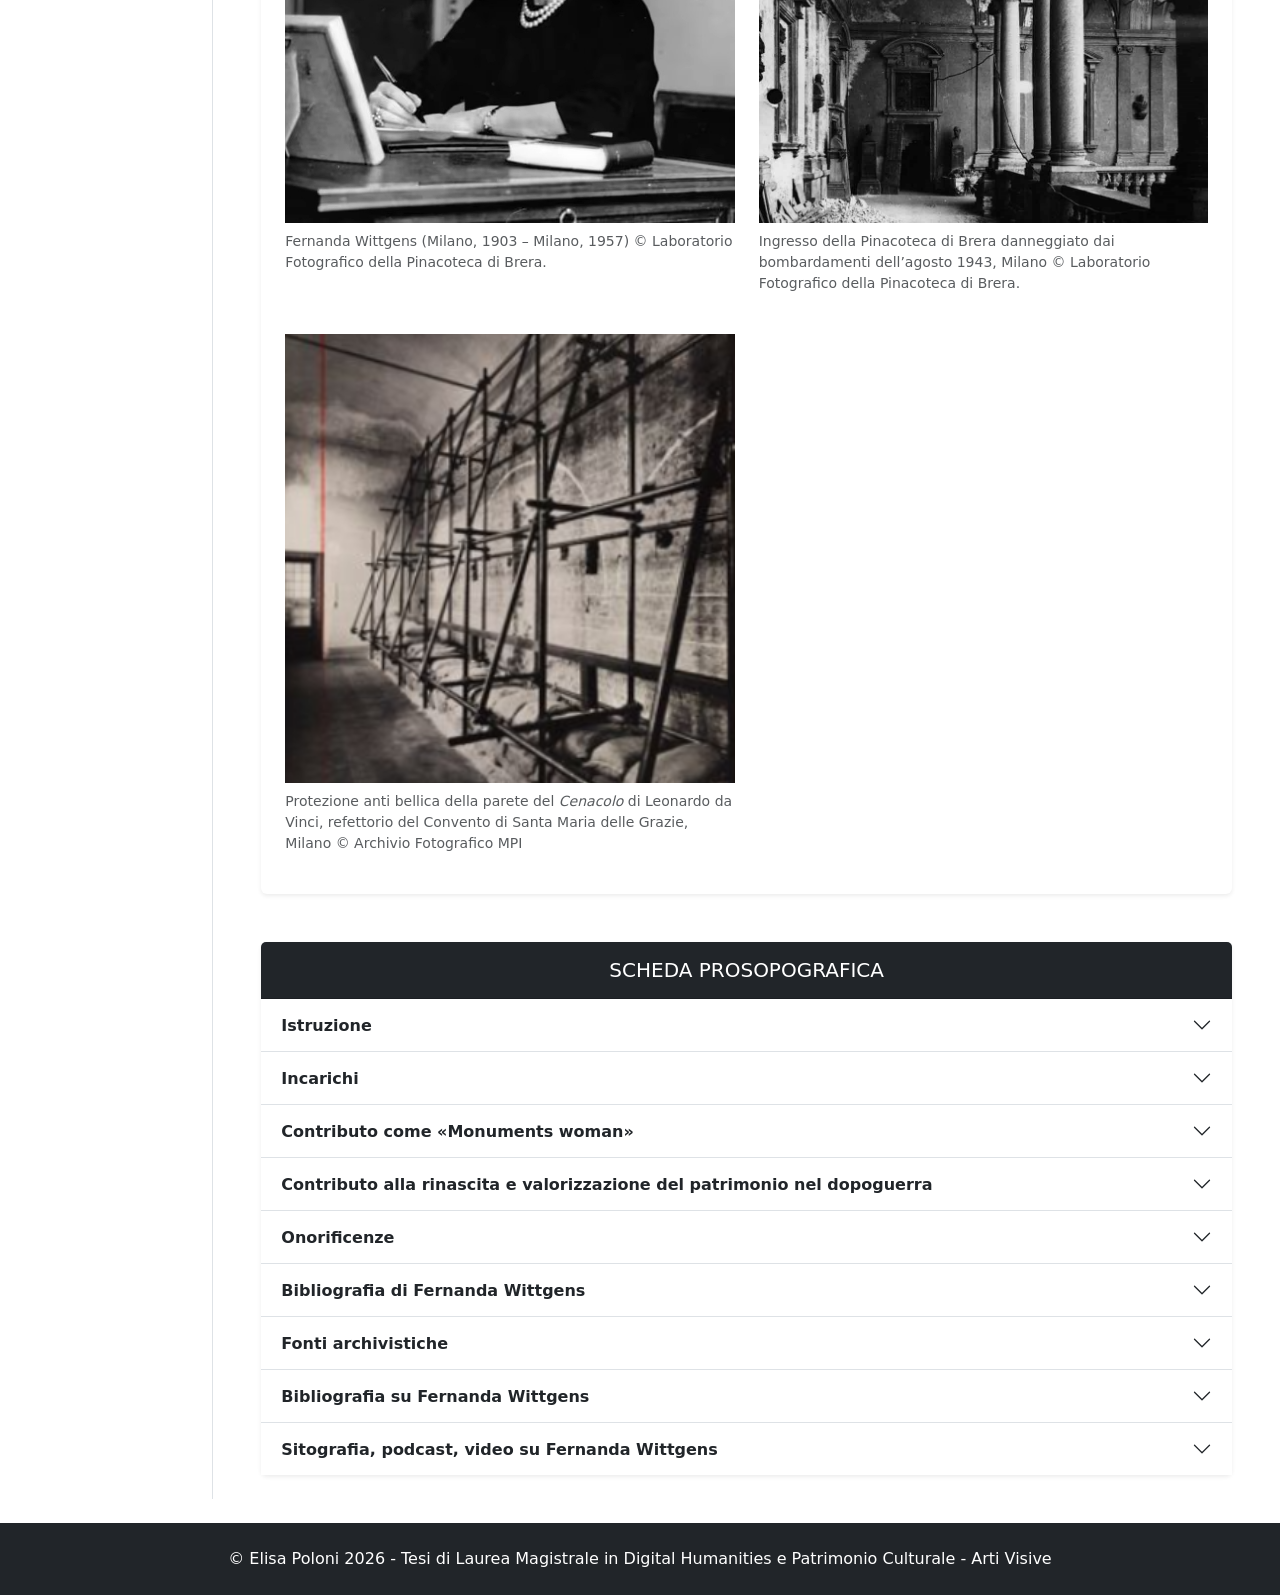
<file: wittgens.html>
<!DOCTYPE html> <!--stringa di codice che dà una serie di informazioni utili al browser per restituirle all’utente. Dichiara il tipo di documento che stai presentando-->
<html lang=it>
<head>
	<title>Italian Monuments Men and Women</title>
	<meta charset="UTF-8" /> <!-- l'attributo charset specifica la codifica dei caratteri per il documento HTML -->
	<meta name="viewport" content="width=device-width, initial-scale=1.0" /> <!-- tag Viewport: influisce sul modo in cui i tuoi contenuti vengono visualizzati sui dispositivi mobili. Con width=device-width ci si assicura che la pagina venga ridimensionata per corrispondere alla larghezza dello schermo, che varierà anche a seconda del dispositivo dell'utente. initial-scale=1.0 imposta il livello di zoom iniziale quando la pagina viene caricata per la prima volta dal browser -->
	<!--metadati DC-->
	<link rel="schema.DC" href="http://purl.org/dc/elements/1.1/"> <!-- dichiaro che sto usando i metadati Dublin Core: standard internazionale per la descrizione di risorse digitali e non digitali-->
	<META NAME="DC.Title" CONTENT="Italian Monuments Men and Women">
	<META NAME="DC.Creator" CONTENT="Poloni, Elisa">
	<META NAME="DC.Subject" CONTENT="Salvataggio">
	<META NAME="DC.Subject" CONTENT="http://purl.org/bncf/tid/8167"> <!--Beni culturali nel Nuovo Soggettario BNC-->
	<META NAME="DC.Subject" CONTENT="http://purl.org/bncf/tid/16826"> <!--Seconda Guerra Mondiale nel Nuovo Soggettario BNC-->
	<META NAME="DC.Description" CONTENT="Progetto realizzato per la tesi di laurea magistrale">
	<META NAME="DC.Publisher" CONTENT="GitHub">
	<META NAME="DC.Date" CONTENT="2026-10-12">
	<META NAME="DC.Type" CONTENT="Web App">
	<META NAME="DC.Format" CONTENT="HTML/CSS/JS">
	<META NAME="DC.Identifier" CONTENT="#">
	<META NAME="DC.Source" CONTENT="https://www.monumentsmenandwomenfnd.org/">
	<META NAME="DC.Language" CONTENT="Italiano">
	<META NAME="DC.Relation" CONTENT="https://www.monumentsmenandwomenfnd.org/">
	<META NAME="DC.Coverage" CONTENT="http://vocab.getty.edu/page/tgn/7004847"> <!--Bologna nel Getty Thesaurus of Geographic Names-->
	<META NAME="DC.Rights" content="This work is licensed under CC BY-NC-ND 4.0"> <!--BY: Credit must be given to you, the creator; NC: Only noncommercial use of your work is permitted. Noncommercial means not primarily intended for or directed towards commercial advantage or monetary compensation; ND: No derivatives or adaptations of your work are permitted.-->
	<!--bootstrap 5.3-->
	<link href="https://cdn.jsdelivr.net/npm/bootstrap@5.3.3/dist/css/bootstrap.min.css" rel="stylesheet" integrity="sha384-QWTKZyjpPEjISv5WaRU9OFeRpok6YctnYmDr5pNlyT2bRjXh0JMhjY6hW+ALEwIH" crossorigin="anonymous">
	<!--icone bootstrap-->
	<link rel="stylesheet" href="https://cdn.jsdelivr.net/npm/bootstrap-icons@1.11.3/font/bootstrap-icons.min.css">	
	<!--css-->
	<link rel=stylesheet href=style/style.css>
	<!--favicon-->
	<link rel="shortcut icon" href="img/favicon.ico">
</head>
<body> <!-- contenitore del corpo della pagina -->
	<header id="navbar-placeholder"> <!-- è la parte introduttiva della pagina che contiene titolo e barra di navigazione del sito-->
		<!-- la barra di navigazione è nella cartella components e viene richiamata con javascript perchè si ripete in tutte le pagine -->		
	</header>
	<main>
		<section class="container-fluid bg-secondary text-white py-4 shadow-sm">
			<!--titolo della pagina-->
			<div class="container">
				<h2 class="text-center m-0">Fernanda Wittgens <span class="text-white-50" style="font-size: 1.2rem;"> (Milano, 1903 - 1957)
					</span></h2>
			</div>
		</section>		
		<section class="container-fluid mt-3">
			<nav aria-label="breadcrumb">
				<ol class="breadcrumb" id="breadcrumb-placeholder"></ol>
			</nav>

			<div class="row">
                <!-- colonna sx (file XML) -->
				<aside class="col-12 col-lg-2 sidebar-filtri mb-4">
					<div class="sticky-lg-top" style="top: 20px;">
						<a href="xml-tei/xml-tei-wittgens.xml" target="_blank" class="btn btn-dark w-100 py-2 d-block mb-3">
							<i class="bi bi-filetype-xml"></i> XML-TEI
						</a>
						<a href="xml-eac-cpf/xml-eac-cpf-wittgens.xml" target="_blank" class="btn btn-dark w-100 d-block py-2">
							<i class="bi bi-filetype-xml"></i> XML-EAC-CPF
						</a>
					</div>
				</aside>
				<!--colonna dx-->
				<div class="col-12 col-lg-10 px-lg-5">
					<div class="card border-0 shadow-sm mb-5"> <!--aperta card: attività salvataggio-->
						<div class="card-body p-4"> <!--body della card attività salvataggio-->
							<h4 class="card-title mb-4 text-uppercase fw-bold text-center" style="color: #800000;">FERNANDA WITTGENS E LA PINACOTECA DI BRERA</h4>
							<div class="card-text">
								<p style="text-align:justify">
									<b><a class="link" href="http://viaf.org/viaf/8397197" title="Identificativo VIAF di Wittgens, Fernanda" target="_blank">Fernanda Wittgens<sup>VIAF</sup></a></b> divenne direttrice della Pinacoteca di Brera nell’agosto del 1940. Ebbe un ruolo fondamentale nella protezione del patrimonio culturale milanese e lombardo, mettendo in sicurezza non solo le opere poste sotto la sua responsabilità, ma anche quelle provenienti da diversi musei del territorio circostante: tra questi possiamo citare il Museo Poldi Pezzoli, la Pinacoteca Ambrosiana, il Castello Sforzesco, l’Ospedale Maggiore, il Museo Teatrale alla 
									Scala, l’Accademia Carrara di Bergamo e la Pinacoteca Tosio Martinengo di Brescia<sup><a href="#nota1" class="link-nota">1</a></sup>.
								</p>
								<p style="text-align:justify">
									Le operazioni cominciarono all’indomani dell’entrata in guerra dell’Italia, con lo sgombero delle opere indicate come “illustri” nella documentazione redatta dalla direttrice e il loro trasporto alla Villa Marini – Clarelli, a Montefreddo, nei pressi di Perugia. Le 32 casse arrivarono a destinazione il 18 giugno 1940 e furono consegnate al soprintendente Achille Bertini Calosso. Altri rifugi furono individuati nei sotterranei della Cassa di Risparmio e del Castello Sforzesco, dove le opere rimasero per poco più di un anno: l’eccessiva umidità di questi spazi non permetteva la corretta conservazione dei manufatti, che furono successivamente spostati<sup><a href="#nota2" class="link-nota">2</a></sup>.
								</p>
								<p style="text-align:justify">
									Il 17 settembre 1941 si decise di spostare le opere in nuovi rifugi verso sud e il trasferimento proseguirà fino all’estate del 1943. Alcune opere vennero trasferite da Montefreddo a Villa Il Corniolo, nei pressi di Orvieto, mentre altre al Palazzo dei Principi di Carpegna. Qui arrivarono 87 casse, poste sotto la protezione di Pasquale Rotondi, che da Urbino stava coordinando il salvataggio di opere provenienti da diverse regioni d’Italia. Wittgens viaggiò costantemente, accompagnando di persona i convogli, ma non senza difficoltà: i mezzi scarseggiavano, il personale maschile era chiamato al fronte e la direttrice, in quanto donna, necessitava di speciali autorizzazioni della Prefettura<sup><a href="#nota3" class="link-nota">3</a></sup>. Nel frattempo Milano veniva bombardata e numerosi edifici storici ne subivano le conseguenze: l’8 agosto 1943 Brera venne gravemente danneggiata, 26 delle 34 sale erano distrutte; il 13 agosto dello stesso anno veniva colpita Santa Maria delle Grazie, dove il muro del <em>Cenacolo</em> si salvò grazie a una protezione di armature tubolari e sacchi di sabbia<sup><a href="#nota4" class="link-nota">4</a></sup>. 
								</p>
								<p style="text-align:justify">
									In seguito all’armistizio dell’8 settembre 1943 e all’aggravarsi della situazione, l’Italia centrale, attraversata dalla Linea Gotica, e il territorio bresciano, sede della Repubblica di Salò, diventarono zone troppo pericolose: bisognava trovare altri rifugi e dal 1944 fino alla Liberazione la Soprintendenza milanese si occupò di repentini spostamenti in più di venti ricoveri, alla ricerca di luoghi sempre più sicuri<sup><a href="#nota5" class="link-nota">5</a></sup>.
								</p>
								<p style="text-align:justify">
									L’impegno di Wittgens non si limitò alla tutela dei beni culturali. Era infatti un’antifascista convinta e svolgeva attività clandestina: organizzava espatri di perseguitati ed ebrei, collaborando con associazioni benefiche e gruppi partigiani. Per questo, venne arrestata il 14 luglio 1944 e reclusa nel carcere di San Vittore. Liberata il 24 aprile 1945, nel giugno dello stesso anno fu nominata commissario straordinario dell’Accademia di Belle Arti di Brera dal Comando Alleato. Mantenne la carica fino al 31 marzo dell’anno seguente, quando riottenne il ruolo di direttrice di Brera<sup><a href="#nota6" class="link-nota">6</a></sup>. 
								</p>
									<hr class="mt-5">
										<div class="sezione-note small text-muted">
											<p id="nota1">1. Arrigoni 2007, p. 651.</p>
											<p id="nota2">2. Ginex 2023, pp. 214 - 215.</p>
											<p id="nota3">3. Ivi, pp. 215 - 218.</p>
											<p id="nota4">4. Ivi, p. 219.</p>
											<p id="nota5">5. Ginex 2023, p. 222.</p>
											<p id="nota6">6. Arrigoni 2007, pp. 651 - 652.</p>
										</div>							
							</div>
							<div class="row g-4 mt-4">
								<div class="col-md-6">
									<figure><img src="img/Wittgens.jpg" class="figure-img w-100 h-100 d-flex flex-column" alt="Wittgens, Fernanda"><figcaption class="figure-caption italic"> Fernanda Wittgens (Milano, 1903 – Milano, 1957) © Laboratorio Fotografico della Pinacoteca di Brera.</figcaption></figure>
								</div>
								<div class="col-md-6">
									<figure><img src="img/Palazzo-Brera-Bombardamento.jpg" class="figure-img w-100 h-100 d-flex flex-column" alt="Bombardamento della Pinacoteca di Brera"><figcaption class="figure-caption"> Ingresso della Pinacoteca di Brera danneggiato dai bombardamenti dell’agosto 1943, Milano © Laboratorio Fotografico della Pinacoteca di Brera.</figcaption></figure>
								</div>
								<div class="col-md-6">
									<figure><img src="img/cenacolo.png" class="figure-img w-100 h-100 d-flex flex-column" alt="Protezione del muro del Cenacolo"><figcaption class="figure-caption">Protezione anti bellica della parete del <em>Cenacolo</em> di Leonardo da Vinci, refettorio del Convento di Santa Maria delle Grazie, Milano © Archivio Fotografico MPI</figcaption></figure>
								</div>
							</div> <!--chiusa row immagini-->
						</div> <!--chiusa body della card attività salvataggio-->
					</div> <!--chiusa card: attività salvataggio-->

					<!--card: scheda prosopografica (accordion)-->
					<div class="card border-0 shadow-sm mb-5">
						<div class="card-header bg-dark text-white p-3">
							<h4 class="m-0 h5 text-uppercase" style="text-align: center;">Scheda prosopografica</h4>
						</div>
						<div class="card-body p-0">
							<div class="accordion accordion-flush" id="accordionProtagonista"> <!--aperto accordion-->
								<!--Accordion 1 - Istruzione-->
								<div class="accordion-item">
									<h2 class="accordion-header">
									<button class="accordion-button collapsed fw-bold" type="button" data-bs-toggle="collapse" data-bs-target="#istruzione">
										Istruzione
									</button>
									</h2>
									<div id="istruzione" class="accordion-collapse collapse" data-bs-parent="#accordionProtagonista">
										<div class="accordion-body">
											<p>Nel 1922 concluse gli studi liceali. Frequentò l’Accademia Scientifica e Letteraria di Milano e nel 1925 si laureò con Paolo D’Ancona presso la Reale Università di Milano.</p>
										</div>
									</div>
								</div>
								<!--Accordion 2 - Incarichi-->
								<div class="accordion-item">
									<h2 class="accordion-header">
									<button class="accordion-button collapsed fw-bold" type="button" data-bs-toggle="collapse" data-bs-target="#incarichi">
										Incarichi
									</button>
									</h2>
									<div id="incarichi" class="accordion-collapse collapse" data-bs-parent="#accordionProtagonista">
										<div class="accordion-body">
											<p>Nel 1928 fu assunta come salariata temporanea presso l’ufficio della Soprintendenza all’Arte Medievale e Moderna delle Province Lombarde. Nell’agosto del 1933, dopo aver vinto un concorso, fu nominata ispettrice aggiunta. Nel 1940 divenne direttrice della Pinacoteca di Brera. Nel 1950 divenne soprintendente alle Gallerie.</p>
										</div>
									</div>
								</div>
								<!--Accordion 3 - Monuments man-->
								<div class="accordion-item">
									<h2 class="accordion-header">
									<button class="accordion-button collapsed fw-bold" type="button" data-bs-toggle="collapse" data-bs-target="#guerra">
										Contributo come «Monuments woman»
									</button>
									</h2>
									<div id="guerra" class="accordion-collapse collapse" data-bs-parent="#accordionProtagonista">
									<div class="accordion-body">
										<p>All’inizio della guerra, W. si occupò della raccolta e del trasporto di opere d’arte del territorio lombardo verso diversi rifugi. Inizialmente venne scelta la Villa Marini – Clarelli, a Montefreddo, nei pressi di Perugia e successivamente il Palazzo dei Principi di Carpegna. Dopo l’armistizio e fino alla Liberazione, la Soprintendenza milanese si occupò di repentini spostamenti in più di venti ricoveri, alla ricerca di luoghi sempre più sicuri. Fu obbligata ad iscriversi al partito fascista perché dipendente dello Stato, ma svolgeva attività clandestina: organizzava espatri di perseguitati ed ebrei, collaborando con associazioni benefiche e gruppi partigiani. Quando questa attività fu scoperta, W. venne arrestata e incarcerata con altre quattro donne presso il carcere di San Vittore. Liberata il 24 aprile 1945, nel giugno dello stesso anno fu nominata Commissario straordinario della Accademia di Belle Arti di Brera dal Comando Alleato e fu presidente della Fondazione Poldi Pezzoli fino al 27 marzo 1946.</p>
									</div>
									</div>
								</div>
								<!--Accordion 4 - Dopoguerra-->
								<div class="accordion-item">
									<h2 class="accordion-header">
									<button class="accordion-button collapsed fw-bold" type="button" data-bs-toggle="collapse" data-bs-target="#dopoguerra">
										Contributo alla rinascita e valorizzazione del patrimonio nel dopoguerra
									</button>
									</h2>
									<div id="dopoguerra" class="accordion-collapse collapse" data-bs-parent="#accordionProtagonista">
										<div class="accordion-body">
											<p>Negli anni del dopoguerra si occupò della ricostruzione dei musei milanesi, distrutti durante i bombardamenti del 1943. Per la ricostruzione della Pinacoteca, W. si affidò all’architetto Piero Portalupi, affiancato da Franco Albini. Brera riaprì al pubblico il 9 giugno 1950 e negli anni successivi la direttrice organizzò diverse attività didattiche ed iniziative inedite per un pubblico vasto, in linea con la sua concezione di “museo vivente”. Tra il 1947 e il 1954, W. diresse il restauro del <em>Cenacolo</em> di Leonardo, realizzato da Mauro Pelliccioli. Nel 1952 fu protagonista dell’acquisto della <em>Pietà Rondanini</em>. Negli anni ’50 si occupò di promozione culturale e di rilanciare l’arte italiana a livello internazionale, curando mostre non solo in Italia ma anche in altre città europee. Nel gennaio del 1954 partecipò al Congresso di Museografia, invitata dal Metropolitan Museum of Art di New York per parlare della ricostruzione dei musei italiani nel dopoguerra.</p>
										</div>
									</div>
								</div>
								<!--Accordion 5 - Onorificenze-->
								<div class="accordion-item">
									<h2 class="accordion-header">
									<button class="accordion-button collapsed fw-bold" type="button" data-bs-toggle="collapse" data-bs-target="#onorificenze">
										Onorificenze
									</button>
									</h2>
									<div id="onorificenze" class="accordion-collapse collapse" data-bs-parent="#accordionProtagonista">
										<div class="accordion-body">
											<p>Medaglia d’Oro del Comune di Milano; Medaglia del Presidente della Repubblica per Benemerenze nella Cultura e nell’Arte; Cavaliere Ufficiale della Repubblica Italiana.</p>
										</div>
									</div>
								</div>
								<!--Accordion 6 - Bibliografia DI-->
								<div class="accordion-item">
									<h2 class="accordion-header">
									<button class="accordion-button collapsed fw-bold" type="button" data-bs-toggle="collapse" data-bs-target="#biblioDi">
										Bibliografia di Fernanda Wittgens
									</button>
									</h2>
									<div id="biblioDi" class="accordion-collapse collapse" data-bs-parent="#accordionProtagonista">
										<div class="accordion-body">
											<p>Fernanda Wittgens <em>ad vocem</em> DBSSA 2007 pp. 655 – 656.</p>						     
										</div>
									</div>
								</div>
								<!--Accordion 7 - Fonti archivistiche-->
								<div class="accordion-item">
									<h2 class="accordion-header">
									<button class="accordion-button collapsed fw-bold" type="button" data-bs-toggle="collapse" data-bs-target="#archivio">
										Fonti archivistiche
									</button>
									</h2>
									<div id="archivio" class="accordion-collapse collapse" data-bs-parent="#accordionProtagonista">
										<div class="accordion-body">
											<p>Per un elenco esaustivo degli archivi consultabili si faccia riferimento a Ginex 2018, p. 141</p>
										</div>
									</div>
								</div>
								<!--Accordion 8 - Bibliografia SU-->
								<div class="accordion-item">
									<h2 class="accordion-header">
									<button class="accordion-button collapsed fw-bold" type="button" data-bs-toggle="collapse" data-bs-target="#biblioSu">
										Bibliografia su Fernanda Wittgens
									</button>
									</h2>
									<div id="biblioSu" class="accordion-collapse collapse" data-bs-parent="#accordionProtagonista">
										<div class="accordion-body">
											<p><b>2007</b>, Luisa Arrigoni, <em>Fernanda Wittgens</em>, in <em>Dizionario biografico dei Soprintendenti Storici dell’Arte</em> (1904-1974), Bononia University Press, Bologna, pp. 647 – 657; <b>2015</b>, Erica Bernardi, «Franco Russoli - Fernanda Wittgens: le prime lettere tra Pisa, Milano e Parigi», <em>Concorso. Arti e lettere</em>, n. VI, 2012/14, pp. 52 – 63; <b>2015</b>, Maria Cecilia Cavallone, «Fernanda Wittgens - Clara Valenti: tra impegno politico e storia dell’arte», <em>Concorso. Arti e lettere</em>, n. VI, 2012/14, pp. 30 – 51; <b>2018</b>, Giovanna Ginex, <em>"Sono Fernanda Wittgens": una vita per Brera</em>, Skira, Milano; <b>2019</b>, Francesco Martelli, «Il falso mito del primo fundraising: l’acquisto della "Pietà Rondanini"», <em>Art e dossier</em>, n. 364, pp. 58 – 61; <b>2020</b>, Giovanna Ginex, Rosangela Percoco, <em>L’allodola</em>, Salani Editore, Firenze; <b>2021</b>, Ilaria De Palma, <em>La parola all’accusato: un nuovo punto di vista sull’epurazione di Giorgio Nicodemi dai Musei Civici di Milano</em>, Area Soprintendenza Castello, Milano; <b>2022</b>, Silvia Cecchini, <em>Sul Cenacolo di Leonardo: il restauro italiano attraverso il confronto Brandi-Wittgens-Pellicioli</em>, in Silvia Cecchini, Maria Beatrice Failla, Federica Giacomini, Chiara Piva (a cura di) <em>Mavro Pellicioli e la cvltvra del restavro nel XX secolo </em>(atti del convegno internazionale di studi: Venezia, Gallerie dell’Accademia, 14 novembre 2018; Venezia, Palazzo Ducale, 15 novembre 2018), Sagep editori, Genova, pp. 91 – 108; <b>2022</b>, Federica Nurchis, <em>Fernanda Wittgens, Guido Gregorietti e il sogno di una scuola del restauro a Milano</em>, in Silvia Cecchini, Maria Beatrice Failla, Federica Giacomini, Chiara Piva (a cura di) <em>Mavro Pellicioli e la cvltvra del restavro nel XX secolo </em> (atti del convegno internazionale di studi: Venezia, Gallerie dell’Accademia, 14 novembre 2018; Venezia, Palazzo Ducale, 15 novembre 2018), Sagep editori, Genova, pp. 269 – 281; <b>2023</b>, Giovanna Ginex, <em>Fernanda Wittgens a Milano</em>, in Luigi Gallo, Raffaella Morselli (a cura di) <em>Arte liberata. Capolavori salvati dalla guerra 1937-1947</em>, catalogo della mostra (Roma, Scuderie del Quirinale, 16 dicembre 2022 – 10 aprile 2023), Electa, Milano, pp. 210 – 225.</p>
										</div>
									</div>
								</div>
								<!--Accordion 9 - Sitografia-->
								<div class="accordion-item">
									<h2 class="accordion-header">
									<button class="accordion-button collapsed fw-bold" type="button" data-bs-toggle="collapse" data-bs-target="#sitografia">
										Sitografia, podcast, video su Fernanda Wittgens
									</button>
									</h2>
									<div id="sitografia" class="accordion-collapse collapse" data-bs-parent="#accordionProtagonista">
									<div class="accordion-body">
										<p>Chora Media, <em>Paladine. <a class="link" href="https://italia-podcast.it/podcast/paladine/puntata-2-fernanda-wittgens" target="_blank">Puntata 2: Fernanda Wittgens</a></em></p>						       
									</div>
									</div>
								</div>
							</div><!--chiuso accordion-->					
						</div> <!--chiuda card body-->					
					</div> <!--chiusa card-->
				</div> <!--chiusa colonna dx-->
		  	</div> <!--chiusa row-->
		</section>
	</main>
	<footer id="footer-placeholder"> <!--chiusura del sito-->
		<!--footer è nella cartella components e viene richiamato con javascript perchè si ripete in tutte le pagine-->
	</footer>
	<!--js-->
	<script src="js/main.js"></script> <!-- collegamento al file JavaScript principale -->
	<!--bootstrap script-->
	<script src="https://cdn.jsdelivr.net/npm/bootstrap@5.3.3/dist/js/bootstrap.bundle.min.js" integrity="sha384-YvpcrYf0tY3lHB60NNkmXc5s9fDVZLESaAA55NDzOxhy9GkcIdslK1eN7N6jIeHz" crossorigin="anonymous"></script>
</body>
</html>
</file>
